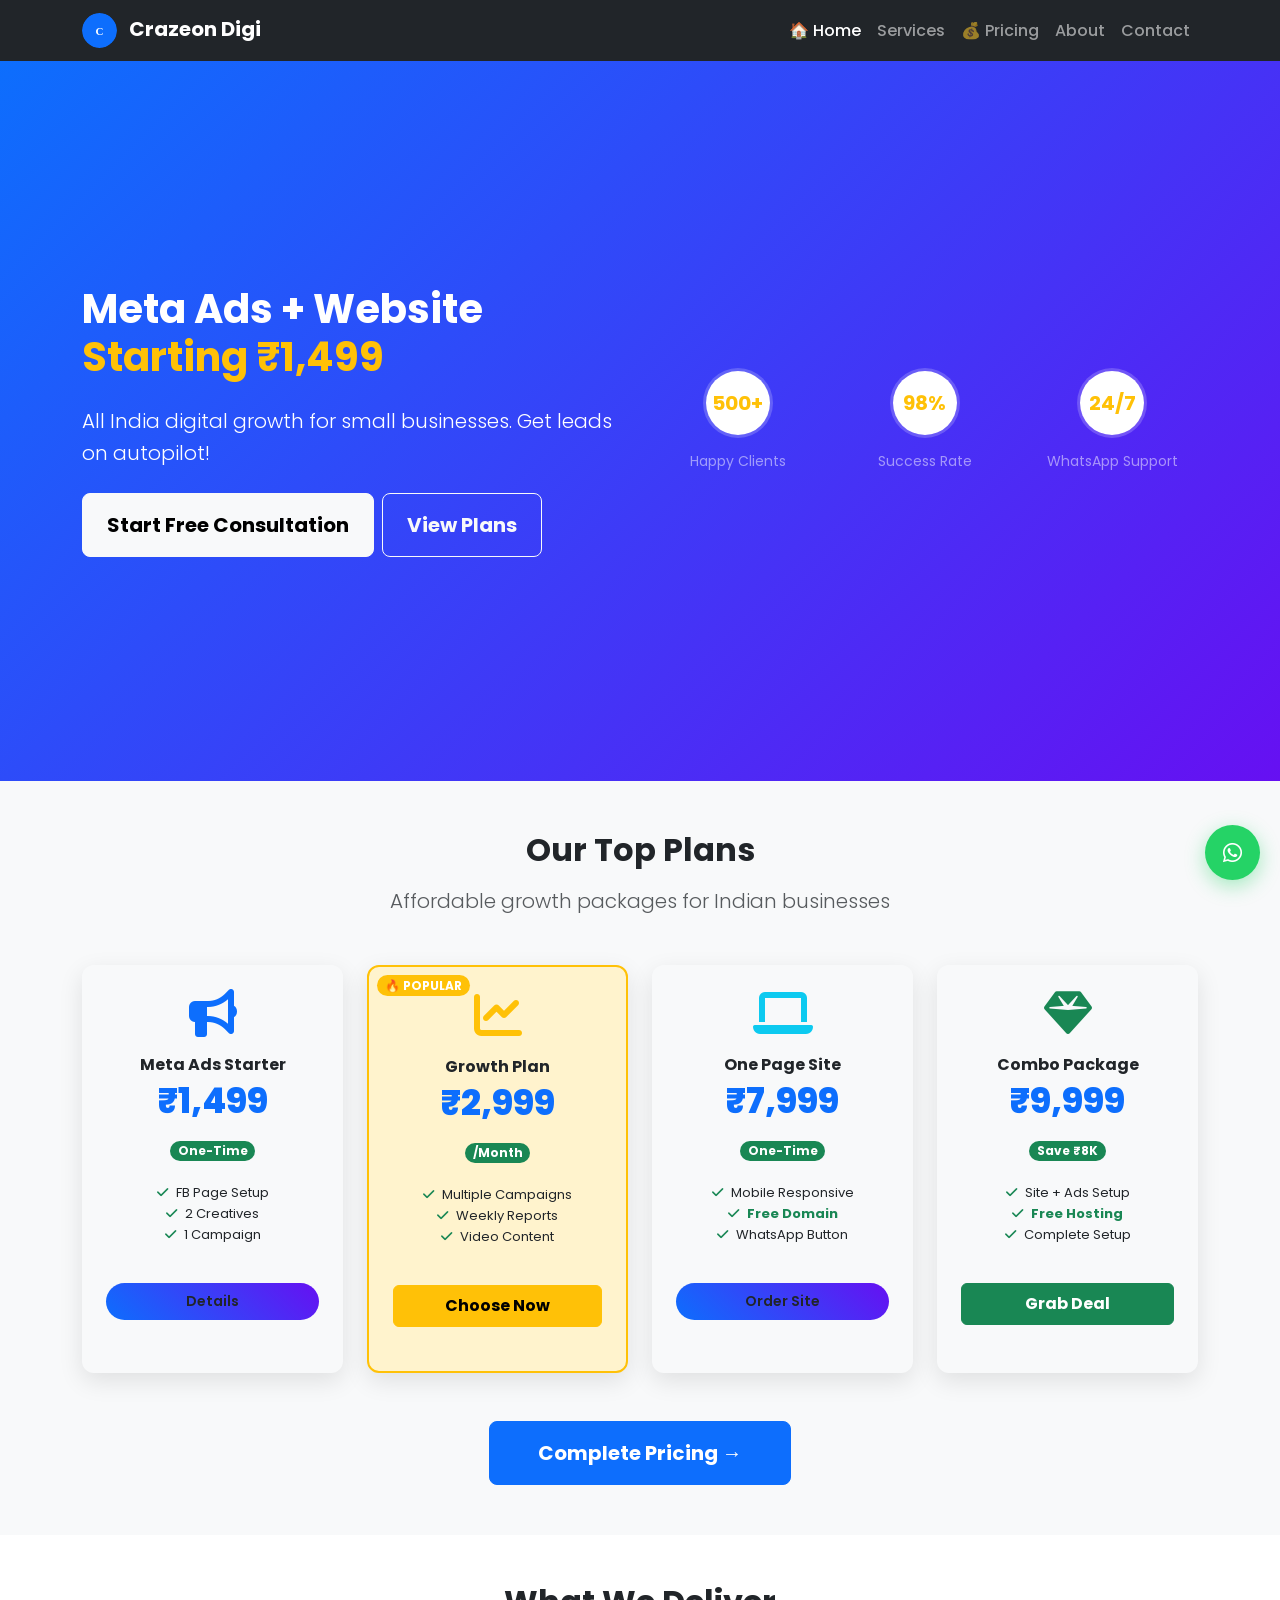
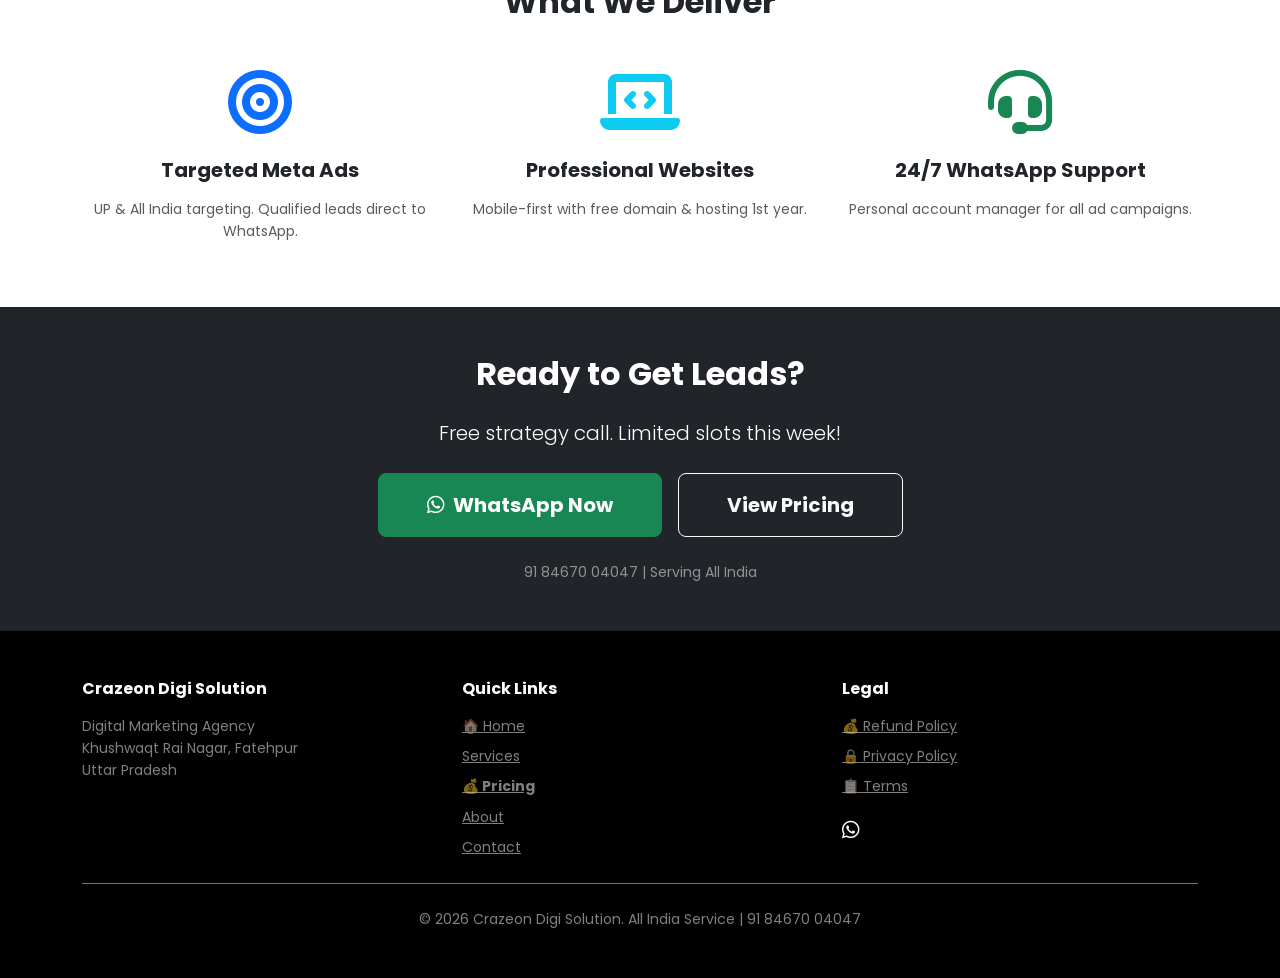
<file: index.html>
<!DOCTYPE html>
<html lang="en">
<head>
<meta charset="UTF-8">
<meta name="viewport" content="width=device-width, initial-scale=1.0">
<title>Crazeon Digi Solution | Meta Ads & Website - All India</title>
<link href="https://fonts.googleapis.com/css2?family=Poppins:wght@300;400;500;600;700;800&display=swap" rel="stylesheet">
<link rel="stylesheet" href="https://cdn.jsdelivr.net/npm/@fortawesome/fontawesome-free@6.4.2/css/all.min.css">
<link href="https://cdn.jsdelivr.net/npm/bootstrap@5.3.2/dist/css/bootstrap.min.css" rel="stylesheet">
<link href="https://cdn.jsdelivr.net/npm/aos@2.3.4/dist/aos.css" rel="stylesheet">
<style>
body{font-family:'Poppins',sans-serif;line-height:1.6}
.hero-section{background:linear-gradient(135deg,#0d6efd 0%,#6610f2 100%);color:white;min-height:80vh;display:flex;align-items:center}
.navbar-brand img{width:35px;height:35px;border-radius:50%;margin-right:8px}
.pricing-teaser{background:#f8f9fa;padding:50px 0}
.price-card-small{border-radius:12px;box-shadow:0 8px 25px rgba(0,0,0,0.1);transition:all 0.3s;overflow:hidden;margin-bottom:20px}
.price-card-small:hover{transform:translateY(-8px)}
.popular-small{background:#fff3cd;border:2px solid #ffc107;position:relative}
.price-big{font-size:2.2rem;font-weight:800;color:#0d6efd;line-height:1.1}
.tick-mini{font-size:13px;padding:6px 0}
.tick-mini i{color:#198754;margin-right:8px}
.btn-home{background:linear-gradient(45deg,#0d6efd,#6610f2);border:none;padding:12px 20px;border-radius:25px;font-weight:600;font-size:14px}
.btn-home:hover{background:linear-gradient(45deg,#0b5ed7,#5a0fd4)}
.whatsapp-float{position:fixed;bottom:20px;right:20px;background:#25D366;width:55px;height:55px;border-radius:50%;color:white;font-size:22px;box-shadow:0 6px 20px rgba(37,211,102,0.4);z-index:1000;transition:all 0.3s;text-decoration:none;display:flex;align-items:center;justify-content:center}
.whatsapp-float:hover{transform:scale(1.08)}
.stats-circle{background:#fff;background-clip:padding-box;border:3px solid rgba(255,255,255,0.2);border-radius:50%;width:70px;height:70px;display:flex;align-items:center;justify-content:center;margin:0 auto 10px}
@media(max-width:768px){
.hero-section{min-height:75vh;padding:20px 0}
.hero-text h1{font-size:2.2rem;line-height:1.2}
.hero-text p{font-size:1rem}
.price-big{font-size:1.9rem}
.pricing-teaser{padding:30px 15px}
.navbar-brand{font-size:1.1rem}
}
@media(max-width:576px){
.hero-text h1{font-size:1.9rem}
.price-big{font-size:1.7rem}
}
</style>
</head>
<body>

<!-- Navbar -->
<nav class="navbar navbar-expand-lg navbar-dark bg-dark sticky-top">
<div class="container">
<a class="navbar-brand fw-bold" href="index.html">
<img src="[data-uri]" alt="Crazeon">
Crazeon Digi
</a>
<button class="navbar-toggler" type="button" data-bs-toggle="collapse" data-bs-target="#navbarNav">
<span class="navbar-toggler-icon"></span>
</button>
<div class="collapse navbar-collapse" id="navbarNav">
<ul class="navbar-nav ms-auto">
<li class="nav-item"><a class="nav-link active fw-medium" href="index.html">🏠 Home</a></li>
<li class="nav-item"><a class="nav-link fw-medium" href="services.html">Services</a></li>
<li class="nav-item"><a class="nav-link fw-medium" href="pricing.html">💰 Pricing</a></li>
<li class="nav-item"><a class="nav-link fw-medium" href="about.html">About</a></li>
<li class="nav-item"><a class="nav-link fw-medium" href="contact.html">Contact</a></li>
</ul>
</div>
</div>
</nav>

<!-- Hero Section - Mobile First -->
<section class="hero-section">
<div class="container">
<div class="row align-items-center">
<div class="col-12 col-lg-6 hero-text text-center text-lg-start" data-aos="fade-up">
<h1 class="fw-bold mb-4">Meta Ads + Website <br><span class="text-warning">Starting ₹1,499</span></h1>
<p class="lead mb-4 opacity-90">All India digital growth for small businesses. Get leads on autopilot!</p>
<div class="d-grid d-lg-flex gap-2 justify-content-center justify-content-lg-start">
<a href="https://wa.me/918467004047?text=Website%20dekhi...%20business%20growth%20plan%20batao" class="btn btn-light btn-lg px-4 py-3 fw-bold mb-2 mb-lg-0">Start Free Consultation</a>
<a href="#pricing" class="btn btn-outline-light btn-lg px-4 py-3 fw-bold">View Plans</a>
</div>
</div>
<div class="col-12 col-lg-6 text-center mt-4 mt-lg-0" data-aos="fade-left">
<div class="row g-3 justify-content-center">
<div class="col-6 col-sm-4">
<div class="stats-circle">
<div class="h5 fw-bold text-warning mb-0">500+</div>
</div>
<small class="text-white-50">Happy Clients</small>
</div>
<div class="col-6 col-sm-4">
<div class="stats-circle">
<div class="h5 fw-bold text-warning mb-0">98%</div>
</div>
<small class="text-white-50">Success Rate</small>
</div>
<div class="col-12 col-sm-4">
<div class="stats-circle">
<div class="h5 fw-bold text-warning mb-0">24/7</div>
</div>
<small class="text-white-50">WhatsApp Support</small>
</div>
</div>
</div>
</div>
</div>
</section>

<!-- Quick Pricing Teaser - Mobile Optimized -->
<section id="pricing" class="pricing-teaser">
<div class="container">
<div class="text-center mb-5">
<h2 class="h2 fw-bold mb-3">Our Top Plans</h2>
<p class="lead text-muted">Affordable growth packages for Indian businesses</p>
</div>
<div class="row g-3 g-lg-4">
<!-- Starter -->
<div class="col-12 col-sm-6 col-lg-3">
<div class="price-card-small h-100 p-4 text-center">
<div class="plan-icon mb-3">
<i class="fas fa-bullhorn fa-3x text-primary"></i>
</div>
<h6 class="fw-bold mb-2">Meta Ads Starter</h6>
<div class="price-big mb-3">₹1,499</div>
<span class="badge bg-success rounded-pill mb-3">One-Time</span>
<ul class="list-unstyled tick-mini small">
<li><i class="fas fa-check"></i>FB Page Setup</li>
<li><i class="fas fa-check"></i>2 Creatives</li>
<li><i class="fas fa-check"></i>1 Campaign</li>
</ul>
<a href="pricing.html#meta" class="btn btn-home w-100 mt-3 py-2">Details</a>
</div>
</div>

<!-- Popular Growth -->
<div class="col-12 col-sm-6 col-lg-3">
<div class="price-card-small h-100 p-4 text-center popular-small">
<span class="badge bg-warning position-absolute top-0 start-0 m-2 fw-bold rounded-pill">🔥 POPULAR</span>
<div class="plan-icon mb-3">
<i class="fas fa-chart-line fa-3x text-warning"></i>
</div>
<h6 class="fw-bold mb-2">Growth Plan</h6>
<div class="price-big mb-3">₹2,999</div>
<span class="badge bg-success rounded-pill mb-3">/Month</span>
<ul class="list-unstyled tick-mini small">
<li><i class="fas fa-check"></i>Multiple Campaigns</li>
<li><i class="fas fa-check"></i>Weekly Reports</li>
<li><i class="fas fa-check"></i>Video Content</li>
</ul>
<a href="pricing.html#meta" class="btn btn-warning w-100 mt-3 py-2 fw-bold">Choose Now</a>
</div>
</div>

<!-- Website -->
<div class="col-12 col-sm-6 col-lg-3">
<div class="price-card-small h-100 p-4 text-center">
<div class="plan-icon mb-3">
<i class="fas fa-laptop fa-3x text-info"></i>
</div>
<h6 class="fw-bold mb-2">One Page Site</h6>
<div class="price-big mb-3">₹7,999</div>
<span class="badge bg-success rounded-pill mb-3">One-Time</span>
<ul class="list-unstyled tick-mini small">
<li><i class="fas fa-check"></i>Mobile Responsive</li>
<li class="text-success fw-bold"><i class="fas fa-check"></i>Free Domain</li>
<li><i class="fas fa-check"></i>WhatsApp Button</li>
</ul>
<a href="pricing.html#website" class="btn btn-home w-100 mt-3 py-2">Order Site</a>
</div>
</div>

<!-- Combo -->
<div class="col-12 col-sm-6 col-lg-3">
<div class="price-card-small h-100 p-4 text-center">
<span class="badge bg-danger position-absolute top-0 start-0 m-2 fw-bold rounded-pill">💰 BEST DEAL</span>
<div class="plan-icon mb-3">
<i class="fas fa-gem fa-3x text-success"></i>
</div>
<h6 class="fw-bold mb-2">Combo Package</h6>
<div class="price-big mb-3">₹9,999</div>
<span class="badge bg-success rounded-pill mb-3">Save ₹8K</span>
<ul class="list-unstyled tick-mini small">
<li><i class="fas fa-check"></i>Site + Ads Setup</li>
<li class="text-success fw-bold"><i class="fas fa-check"></i>Free Hosting</li>
<li><i class="fas fa-check"></i>Complete Setup</li>
</ul>
<a href="pricing.html#combo" class="btn btn-success w-100 mt-3 py-2 fw-bold">Grab Deal</a>
</div>
</div>
</div>
<div class="text-center mt-4 mt-lg-5">
<a href="pricing.html" class="btn btn-primary btn-lg px-5 py-3 fw-bold">Complete Pricing →</a>
</div>
</div>
</section>

<!-- Services - Mobile Optimized -->
<section class="py-5 bg-white">
<div class="container">
<h2 class="text-center h2 fw-bold mb-5">What We Deliver</h2>
<div class="row g-4">
<div class="col-12 col-md-4 text-center">
<i class="fas fa-bullseye fa-4x text-primary mb-4"></i>
<h5 class="fw-bold mb-3">Targeted Meta Ads</h5>
<p class="text-muted small">UP & All India targeting. Qualified leads direct to WhatsApp.</p>
</div>
<div class="col-12 col-md-4 text-center">
<i class="fas fa-laptop-code fa-4x text-info mb-4"></i>
<h5 class="fw-bold mb-3">Professional Websites</h5>
<p class="text-muted small">Mobile-first with free domain & hosting 1st year.</p>
</div>
<div class="col-12 col-md-4 text-center">
<i class="fas fa-headset fa-4x text-success mb-4"></i>
<h5 class="fw-bold mb-3">24/7 WhatsApp Support</h5>
<p class="text-muted small">Personal account manager for all ad campaigns.</p>
</div>
</div>
</div>
</section>

<!-- CTA -->
<section class="bg-dark text-white py-5">
<div class="container text-center">
<h2 class="h2 fw-bold mb-4">Ready to Get Leads?</h2>
<p class="lead mb-4 opacity-90">Free strategy call. Limited slots this week!</p>
<div class="d-grid d-md-flex gap-3 justify-content-center">
<a href="https://wa.me/918467004047?text=Free%20consultation%20chahiye...%20UP%20business" class="btn btn-success btn-lg px-5 py-3 fw-bold">
<i class="fab fa-whatsapp me-2"></i>WhatsApp Now
</a>
<a href="pricing.html" class="btn btn-outline-light btn-lg px-5 py-3 fw-bold mt-2 mt-md-0">View Pricing</a>
</div>
<p class="text-white-50 small mt-4 mb-0">91 84670 04047 | Serving All India</p>
</div>
</section>

<!-- Footer -->
<footer class="bg-black text-white py-5">
<div class="container">
<div class="row g-4">
<div class="col-md-4">
<h6 class="fw-bold mb-3">Crazeon Digi Solution</h6>
<p class="text-white-50 small mb-0">Digital Marketing Agency<br>Khushwaqt Rai Nagar, Fatehpur<br>Uttar Pradesh</p>
</div>
<div class="col-md-4">
<h6 class="fw-bold mb-3">Quick Links</h6>
<div class="d-flex flex-column gap-2 small">
<a href="index.html" class="text-white-50">🏠 Home</a>
<a href="services.html" class="text-white-50">Services</a>
<a href="pricing.html" class="text-white-50 fw-bold">💰 Pricing</a>
<a href="about.html" class="text-white-50">About</a>
<a href="contact.html" class="text-white-50">Contact</a>
</div>
</div>
<div class="col-md-4">
<h6 class="fw-bold mb-3">Legal</h6>
<div class="d-flex flex-column gap-2 small">
<a href="refund.html" class="text-white-50">💰 Refund Policy</a>
<a href="privacy.html" class="text-white-50">🔒 Privacy Policy</a>
<a href="terms.html" class="text-white-50">📋 Terms</a>
</div>
<div class="mt-3">
<a href="https://wa.me/918467004047" class="text-white me-3 fs-5"><i class="fab fa-whatsapp"></i></a>
</div>
</div>
</div>
<div class="text-center border-top border-secondary pt-4 mt-4">
<p class="text-white-50 mb-0 small">© 2026 Crazeon Digi Solution. All India Service | 91 84670 04047</p>
</div>
</div>
</footer>

<!-- WhatsApp Float -->
<a href="https://wa.me/918467004047?text=Home%20dekhi...%20best%20plan%20batao" class="whatsapp-float" target="_blank">
<i class="fab fa-whatsapp"></i>
</a>

<script src="https://cdn.jsdelivr.net/npm/bootstrap@5.3.2/dist/js/bootstrap.bundle.min.js"></script>
<script src="https://cdn.jsdelivr.net/npm/aos@2.3.4/dist/aos.js"></script>
<script>AOS.init({duration:800});</script>
</body>
</html>
</file>
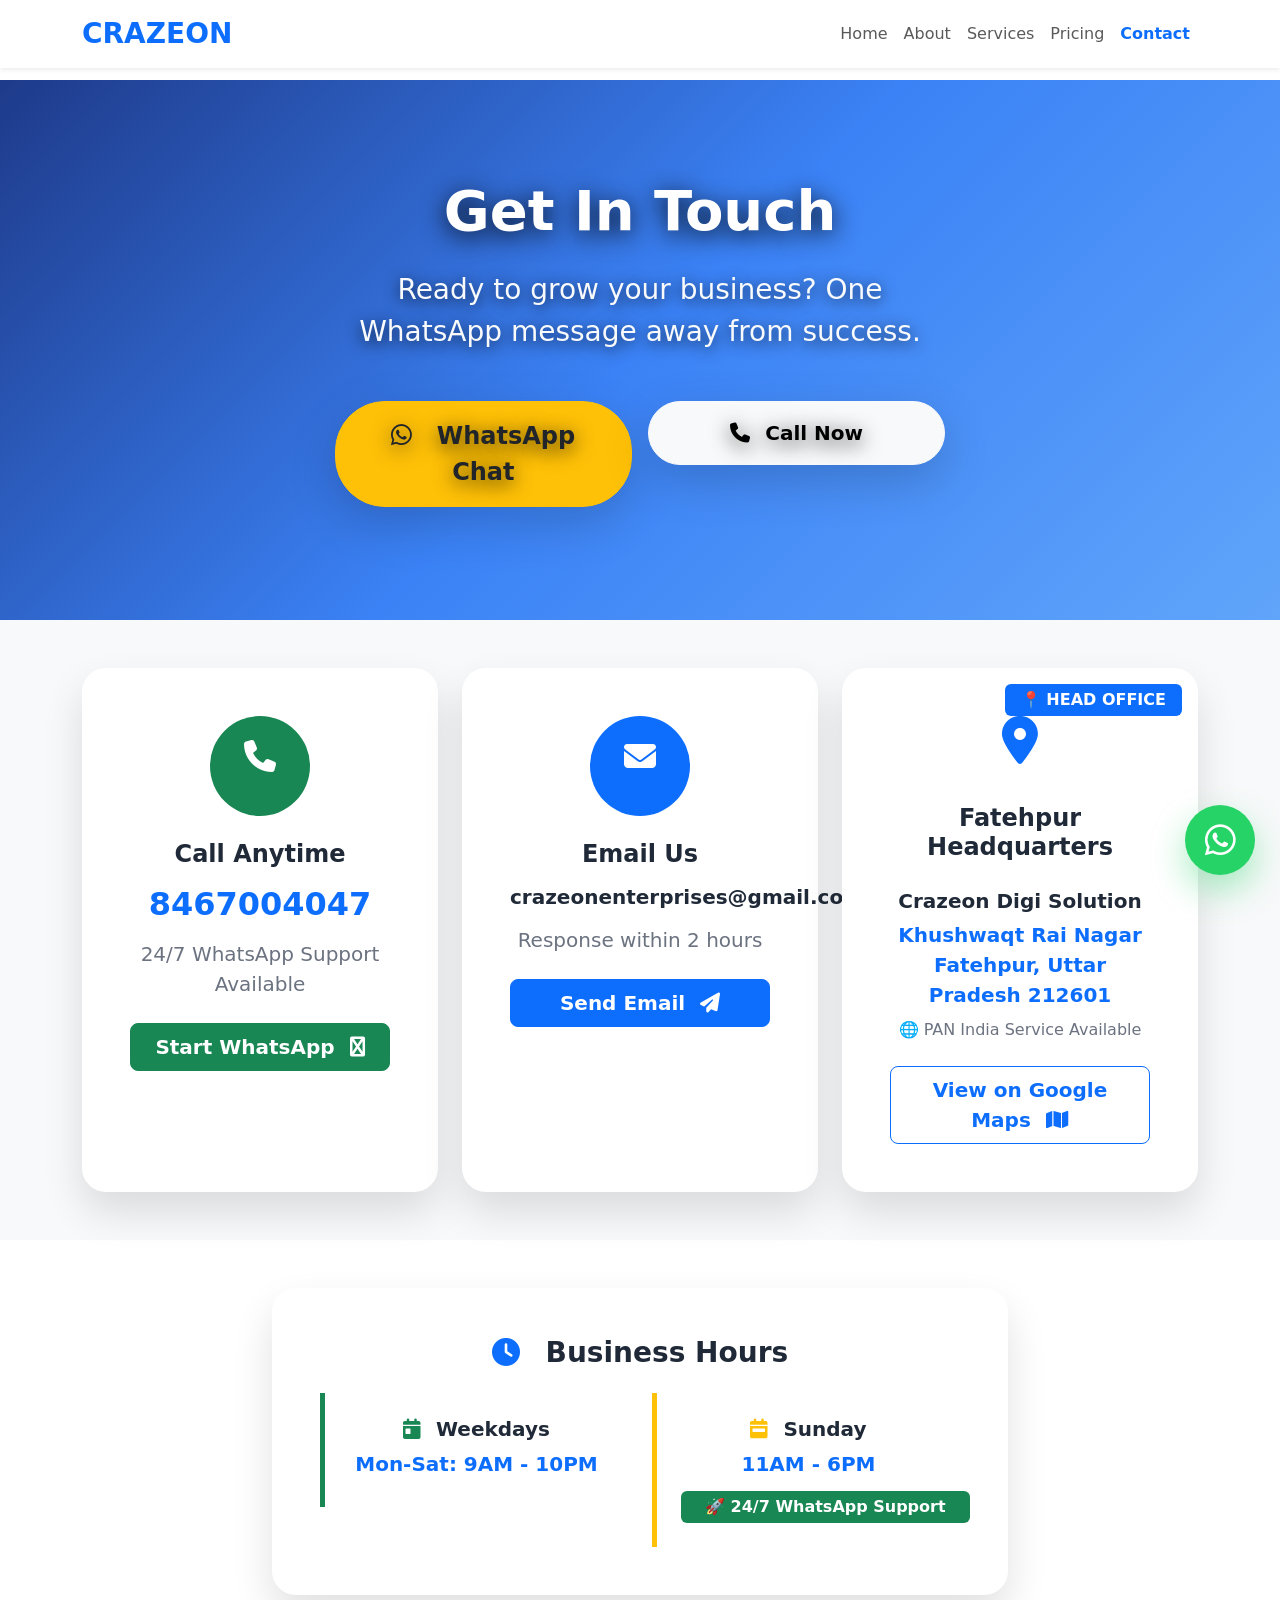
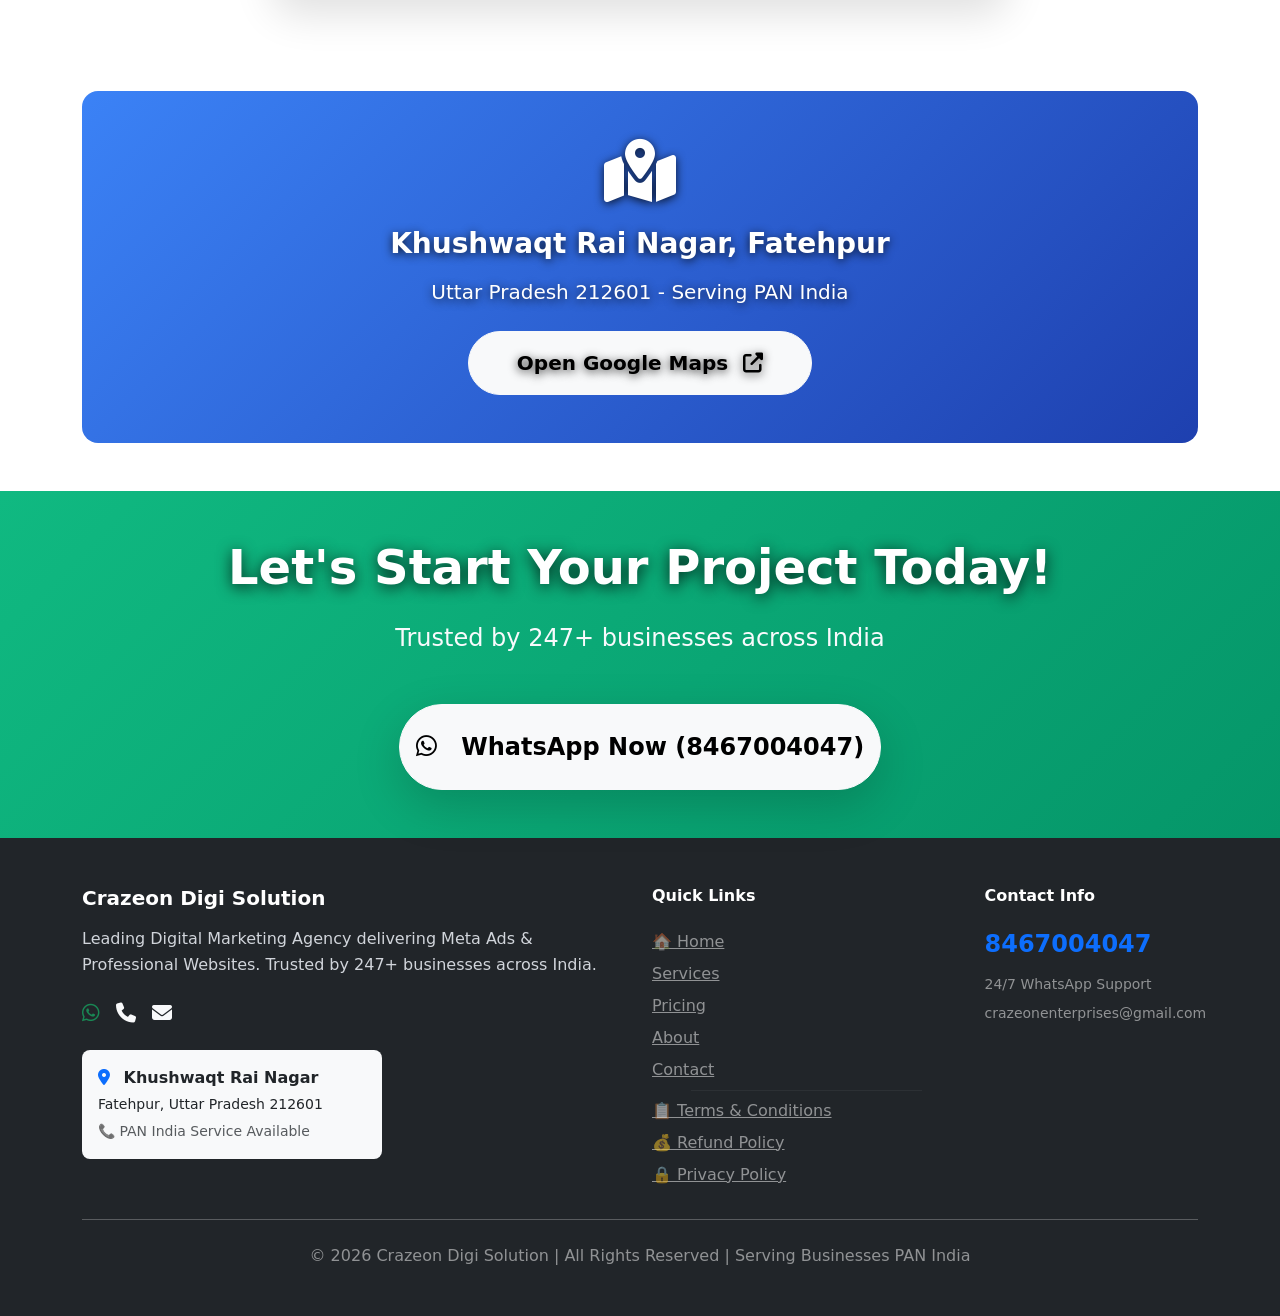
<file: contact.html>
<!DOCTYPE html>
<html lang="en">
<head>
<meta charset="UTF-8">
<meta name="viewport" content="width=device-width, initial-scale=1.0">
<title>Contact | Crazeon Digi Solution - Fatehpur Digital Agency</title>
<meta name="description" content="Contact Crazeon Digi Solution. Khushwaqt Rai Nagar, Fatehpur, UP 212601. Meta Ads + Professional Websites.">
<link href="https://fonts.googleapis.com/css2?family=Poppins:wght@300;400;500;600;700;800&display=swap" rel="stylesheet">
<link rel="stylesheet" href="https://cdn.jsdelivr.net/npm/@fortawesome/fontawesome-free@6.4.2/css/all.min.css">
<link href="https://cdn.jsdelivr.net/npm/bootstrap@5.3.2/dist/css/bootstrap.min.css" rel="stylesheet">
<style>
/* 🔥 PERFECT FLOATING WHATSAPP - ALL PAGES SAME */
.whatsapp-float {
    position: fixed !important; 
    bottom: 25px !important; 
    right: 25px !important; 
    width: 70px !important; 
    height: 70px !important;
    background: #25D366 !important; 
    color: white !important; 
    border-radius: 50% !important; 
    font-size: 2.2rem !important;
    box-shadow: 0 15px 35px rgba(37,211,102,0.4) !important; 
    z-index: 99999 !important;
    display: flex !important; 
    align-items: center !important; 
    justify-content: center !important;
    text-decoration: none !important; 
    transition: all 0.3s ease !important;
    animation: pulse 2s infinite !important;
}
.whatsapp-float:hover {
    transform: scale(1.1) !important;
    box-shadow: 0 20px 40px rgba(37,211,102,0.5) !important;
}

/* HERO TEXT 100% CLEAR */
.contact-hero {
    background: linear-gradient(135deg, #1e3a8a 0%, #3b82f6 50%, #60a5fa 100%) !important;
    min-height: 60vh;
    color: #ffffff !important;
    text-shadow: 0 4px 20px rgba(0,0,0,0.8) !important;
}

.contact-hero h1 {
    color: #ffffff !important;
    text-shadow: 0 5px 25px rgba(0,0,0,0.9) !important;
    font-weight: 800 !important;
    font-size: 3.5rem !important;
}

.contact-hero p {
    color: #f8fafc !important;
    text-shadow: 0 3px 15px rgba(0,0,0,0.8) !important;
}

/* ALL WHITE CARDS */
.location-card, .contact-card {
    background: #ffffff !important;
    box-shadow: 0 20px 40px rgba(0,0,0,0.12) !important;
    border-radius: 24px !important;
}

.text-dark-custom { color: #1f2937 !important; }
.text-muted-custom { color: #6b7280 !important; }

.map-placeholder {
    background: linear-gradient(135deg, #3b82f6, #1e40af);
    color: white !important;
    text-shadow: 0 2px 10px rgba(0,0,0,0.8) !important;
}

/* FOOTER SEPARATOR */
.footer-separator {
    border-color: rgba(255,255,255,0.2) !important;
}

@keyframes pulse {
    0% { transform: scale(1); }
    50% { transform: scale(1.08); }
    100% { transform: scale(1); }
}
</style>
</head>
<body>

<!-- NAVBAR -->
<nav class="navbar navbar-expand-lg navbar-light fixed-top shadow-sm" style="background: rgba(255,255,255,0.98) !important; backdrop-filter: blur(10px);">
  <div class="container">
    <a class="navbar-brand fw-bold text-primary fs-3" href="index.html"><strong>CRAZEON</strong></a>
    <button class="navbar-toggler" type="button" data-bs-toggle="collapse" data-bs-target="#navbarNav">
      <span class="navbar-toggler-icon"></span>
    </button>
    <div class="collapse navbar-collapse" id="navbarNav">
      <ul class="navbar-nav ms-auto">
        <li class="nav-item"><a class="nav-link" href="index.html">Home</a></li>
        <li class="nav-item"><a class="nav-link" href="about.html">About</a></li>
        <li class="nav-item"><a class="nav-link" href="services.html">Services</a></li>
        <li class="nav-item"><a class="nav-link" href="pricing.html">Pricing</a></li>
        <li class="nav-item"><a class="nav-link active fw-bold text-primary" href="contact.html">Contact</a></li>
      </ul>
    </div>
  </div>
</nav>

<!-- HERO BANNER - 100% CLEAR -->
<section class="contact-hero py-5 text-center text-white d-flex align-items-center" style="margin-top: 80px;">
  <div class="container">
    <div class="row justify-content-center">
      <div class="col-lg-8">
        <h1 class="display-3 fw-bold mb-4">Get In Touch</h1>
        <p class="lead fs-3 mb-5" style="max-width: 600px; margin: auto;">
          Ready to grow your business? One WhatsApp message away from success.
        </p>
        <div class="row g-3 justify-content-center">
          <div class="col-md-5">
            <a href="https://wa.me/918467004047?text=Hi%20Crazeon!%20Contact%20page%20se%20message...%20services%20discussion%20karni%20hai" 
               class="btn btn-warning btn-lg px-5 py-3 fw-bold fs-4 w-100 text-dark shadow-lg mb-3" style="border-radius: 50px;">
              <i class="fab fa-whatsapp me-3"></i> WhatsApp Chat
            </a>
          </div>
          <div class="col-md-5">
            <a href="tel:+918467004047" class="btn btn-light btn-lg px-5 py-3 fw-bold fs-5 w-100 shadow-lg" style="border-radius: 50px;">
              <i class="fas fa-phone me-2"></i> Call Now
            </a>
          </div>
        </div>
      </div>
    </div>
  </div>
</section>

<!-- CONTACT INFO CARDS -->
<section class="py-5 bg-light">
  <div class="container">
    <div class="row g-4">
      
      <!-- PHONE CARD -->
      <div class="col-lg-4 col-md-6">
        <div class="contact-card p-5 text-center h-100 rounded-4">
          <div class="bg-success text-white rounded-circle mx-auto mb-4 p-4" style="width: 100px; height: 100px;">
            <i class="fas fa-phone fa-2x"></i>
          </div>
          <h3 class="h4 fw-bold mb-3 text-dark-custom">Call Anytime</h3>
          <div class="h2 fw-bold text-primary mb-3">8467004047</div>
          <p class="lead text-muted-custom mb-4">24/7 WhatsApp Support Available</p>
          <a href="https://wa.me/918467004047" class="btn btn-success btn-lg w-100 px-4 py-2 fw-bold" target="_blank">
            Start WhatsApp <i class="fas fa-whatsapp ms-2"></i>
          </a>
        </div>
      </div>

      <!-- EMAIL CARD -->
      <div class="col-lg-4 col-md-6">
        <div class="contact-card p-5 text-center h-100 rounded-4">
          <div class="bg-primary text-white rounded-circle mx-auto mb-4 p-4" style="width: 100px; height: 100px;">
            <i class="fas fa-envelope fa-2x"></i>
          </div>
          <h3 class="h4 fw-bold mb-3 text-dark-custom">Email Us</h3>
          <div class="h5 fw-bold text-dark-custom mb-3">crazeonenterprises@gmail.com</div>
          <p class="lead text-muted-custom mb-4">Response within 2 hours</p>
          <a href="mailto:crazeonenterprises@gmail.com?subject=Website%20Enquiry" class="btn btn-primary btn-lg w-100 px-4 py-2 fw-bold">
            Send Email <i class="fas fa-paper-plane ms-2"></i>
          </a>
        </div>
      </div>

      <!-- LOCATION CARD - FATEHPUR -->
      <div class="col-lg-4 col-md-12">
        <div class="contact-card p-5 text-center h-100 rounded-4 position-relative">
          <div class="position-absolute top-0 end-0 m-3">
            <span class="badge bg-primary fs-6 px-3 py-2 fw-bold">📍 HEAD OFFICE</span>
          </div>
          <div class="mb-4">
            <i class="fas fa-map-marker-alt fa-3x text-primary mb-3"></i>
          </div>
          <h3 class="h4 fw-bold mb-4 text-dark-custom">Fatehpur Headquarters</h3>
          <div class="mb-4">
            <p class="fs-5 mb-1 fw-bold text-dark-custom">
              Crazeon Digi Solution
            </p>
            <p class="fs-5 mb-2 fw-bold text-primary">
              Khushwaqt Rai Nagar<br>
              Fatehpur, Uttar Pradesh 212601
            </p>
            <p class="text-muted-custom fs-6 mb-0">
              🌐 PAN India Service Available
            </p>
          </div>
          <a href="https://www.google.com/maps/search/?api=1&query=Khushwaqt+Rai+Nagar,+Fatehpur,+Uttar+Pradesh+212601" 
             class="btn btn-outline-primary btn-lg w-100 px-4 py-2 fw-bold" target="_blank">
            View on Google Maps <i class="fas fa-map ms-2"></i>
          </a>
        </div>
      </div>
    </div>
  </div>
</section>

<!-- BUSINESS HOURS -->
<section class="py-5">
  <div class="container">
    <div class="row justify-content-center">
      <div class="col-lg-8">
        <div class="location-card p-5 text-center rounded-4">
          <h2 class="h3 fw-bold mb-4 text-dark-custom">
            <i class="fas fa-clock me-3 text-primary"></i>
            Business Hours
          </h2>
          <div class="row g-4">
            <div class="col-md-6">
              <div class="p-4 border-start border-5 border-success rounded-end">
                <h5 class="fw-bold mb-2 text-dark-custom fs-5">
                  <i class="fas fa-calendar-day me-2 text-success"></i>
                  Weekdays
                </h5>
                <p class="fs-5 fw-bold mb-1 text-primary">Mon-Sat: 9AM - 10PM</p>
              </div>
            </div>
            <div class="col-md-6">
              <div class="p-4 border-start border-5 border-warning rounded-end">
                <h5 class="fw-bold mb-2 text-dark-custom fs-5">
                  <i class="fas fa-calendar-week me-2 text-warning"></i>
                  Sunday
                </h5>
                <p class="fs-5 fw-bold mb-1 text-primary">11AM - 6PM</p>
                <span class="badge bg-success fs-6 px-4 py-2 fw-bold mt-2">
                  🚀 24/7 WhatsApp Support
                </span>
              </div>
            </div>
          </div>
        </div>
      </div>
    </div>
  </div>
</section>

<!-- MAP PLACEHOLDER -->
<section class="py-5 text-center">
  <div class="container">
    <div class="map-placeholder rounded-4 p-5">
      <i class="fas fa-map-marked-alt fa-4x mb-4"></i>
      <h3 class="h3 fw-bold mb-3">Khushwaqt Rai Nagar, Fatehpur</h3>
      <p class="lead mb-4">Uttar Pradesh 212601 - Serving PAN India</p>
      <a href="https://www.google.com/maps/search/?api=1&query=Khushwaqt+Rai+Nagar,+Fatehpur,+Uttar+Pradesh+212601" 
         class="btn btn-light btn-lg px-5 py-3 fw-bold" target="_blank" style="border-radius: 50px;">
        Open Google Maps <i class="fas fa-external-link-alt ms-2"></i>
      </a>
    </div>
  </div>
</section>

<!-- CTA SECTION -->
<section class="py-5 text-white text-center" style="background: linear-gradient(135deg, #10b981, #059669) !important;">
  <div class="container">
    <h2 class="display-5 fw-bold mb-4" style="color: #ffffff !important; text-shadow: 0 3px 15px rgba(0,0,0,0.8);">
      Let's Start Your Project Today!
    </h2>
    <p class="lead fs-4 mb-5" style="color: #f8fafc !important;">Trusted by 247+ businesses across India</p>
    <a href="https://wa.me/918467004047?text=Hi%20Crazeon!%20Contact%20details%20note%20kar%20liye...%20package%20discussion%20karni%20hai" 
       class="btn btn-light btn-lg px-6 py-4 fs-4 fw-bold shadow-lg" style="border-radius: 50px;" target="_blank">
      <i class="fab fa-whatsapp me-3"></i> WhatsApp Now (8467004047)
    </a>
  </div>
</section>

<!-- ✅ PERFECT CONSISTENT FOOTER WITH LEGAL LINKS -->
<footer class="bg-dark text-white py-5">
  <div class="container">
    <div class="row">
      <div class="col-lg-6 mb-4">
        <h5 class="fw-bold mb-3"><strong>Crazeon Digi Solution</strong></h5>
        <p class="mb-4" style="color: #d1d5db !important; line-height: 1.6;">
          Leading Digital Marketing Agency delivering Meta Ads & Professional Websites. 
          Trusted by 247+ businesses across India.
        </p>
        <div class="d-flex gap-3 mb-4">
          <a href="https://wa.me/918467004047" class="text-success"><i class="fab fa-whatsapp fa-lg"></i></a>
          <a href="tel:+918467004047" class="text-light"><i class="fas fa-phone fa-lg"></i></a>
          <a href="mailto:crazeonenterprises@gmail.com" class="text-light"><i class="fas fa-envelope fa-lg"></i></a>
        </div>
        <div class="p-3 bg-light rounded-3" style="max-width: 300px;">
          <p class="mb-1 fw-bold fs-6 text-dark">
            <i class="fas fa-map-marker-alt me-2 text-primary"></i>
            Khushwaqt Rai Nagar
          </p>
          <p class="mb-1 small text-dark fw-medium">
            Fatehpur, Uttar Pradesh 212601
          </p>
          <small class="text-muted">📞 PAN India Service Available</small>
        </div>
      </div>
      <div class="col-lg-6">
        <div class="row">
          <!-- ✅ UPDATED QUICK LINKS WITH LEGAL PAGES -->
          <div class="col-md-7">
            <h6 class="fw-bold mb-4">Quick Links</h6>
            <a href="index.html" class="text-white-50 d-block mb-2">🏠 Home</a>
            <a href="services.html" class="text-white-50 d-block mb-2">Services</a>
            <a href="pricing.html" class="text-white-50 d-block mb-2">Pricing</a>
            <a href="about.html" class="text-white-50 d-block mb-2">About</a>
            <a href="contact.html" class="text-white-50 d-block mb-2">Contact</a>
            <hr class="my-2 w-75 mx-auto footer-separator">
            <a href="terms.html" class="text-white-50 d-block mb-2">📋 Terms & Conditions</a>
            <a href="refund.html" class="text-white-50 d-block mb-2">💰 Refund Policy</a>
            <a href="privacy.html" class="text-white-50 d-block mb-2">🔒 Privacy Policy</a>
          </div>
          <div class="col-md-5">
            <h6 class="fw-bold mb-4">Contact Info</h6>
            <div class="h4 fw-bold text-primary mb-3">8467004047</div>
            <p class="text-white-50 small mb-2">24/7 WhatsApp Support</p>
            <p class="text-white-50 small mb-0">crazeonenterprises@gmail.com</p>
          </div>
        </div>
      </div>
    </div>
    <hr class="my-4">
    <div class="text-center">
      <p class="text-white-50 mb-0">
        © 2026 Crazeon Digi Solution | All Rights Reserved | Serving Businesses PAN India
      </p>
    </div>
  </div>
</footer>

<!-- SCRIPTS -->
<script src="https://cdn.jsdelivr.net/npm/bootstrap@5.3.2/dist/js/bootstrap.bundle.min.js"></script>

<!-- 🔥 PERFECT FLOATING WHATSAPP -->
<a href="https://wa.me/918467004047?text=Hi%20Crazeon!%20Contact%20page%20dekhi..." class="whatsapp-float" target="_blank">
  <i class="fab fa-whatsapp"></i>
</a>

</body>
</html>
</file>
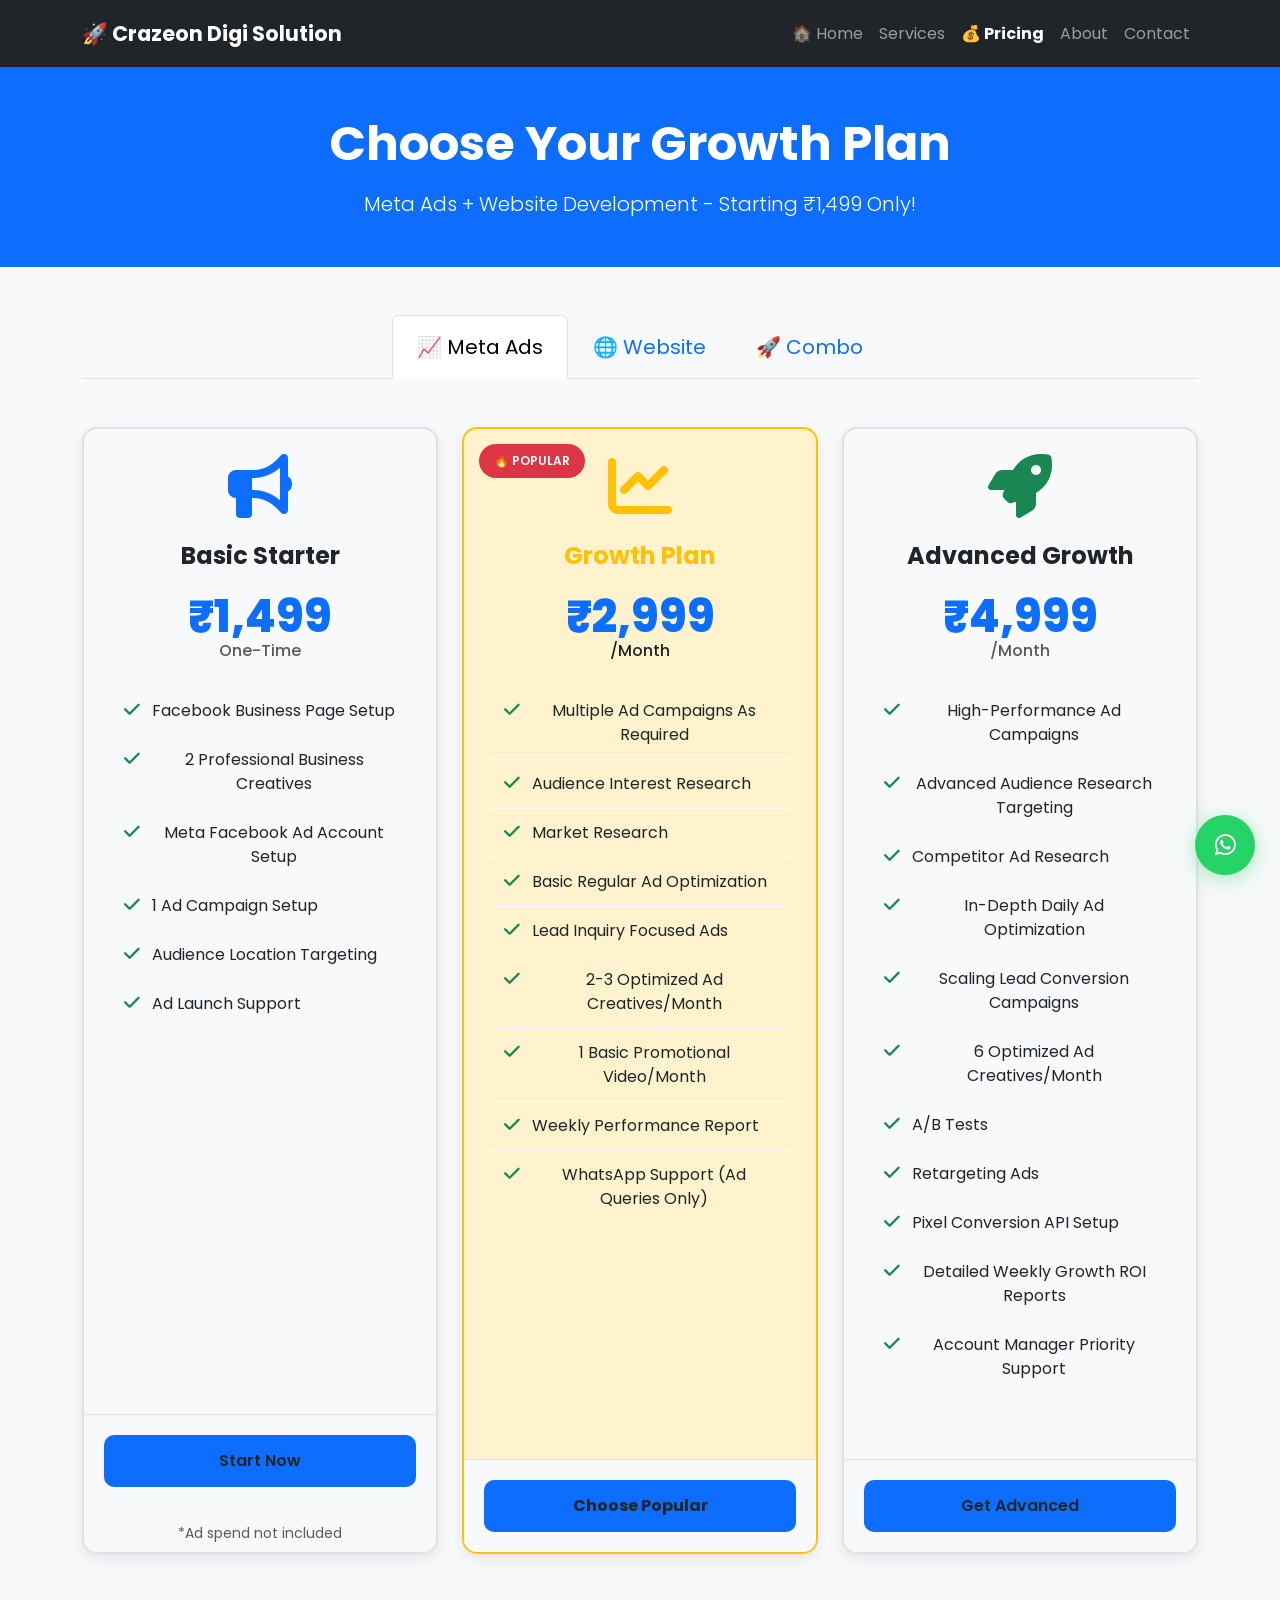
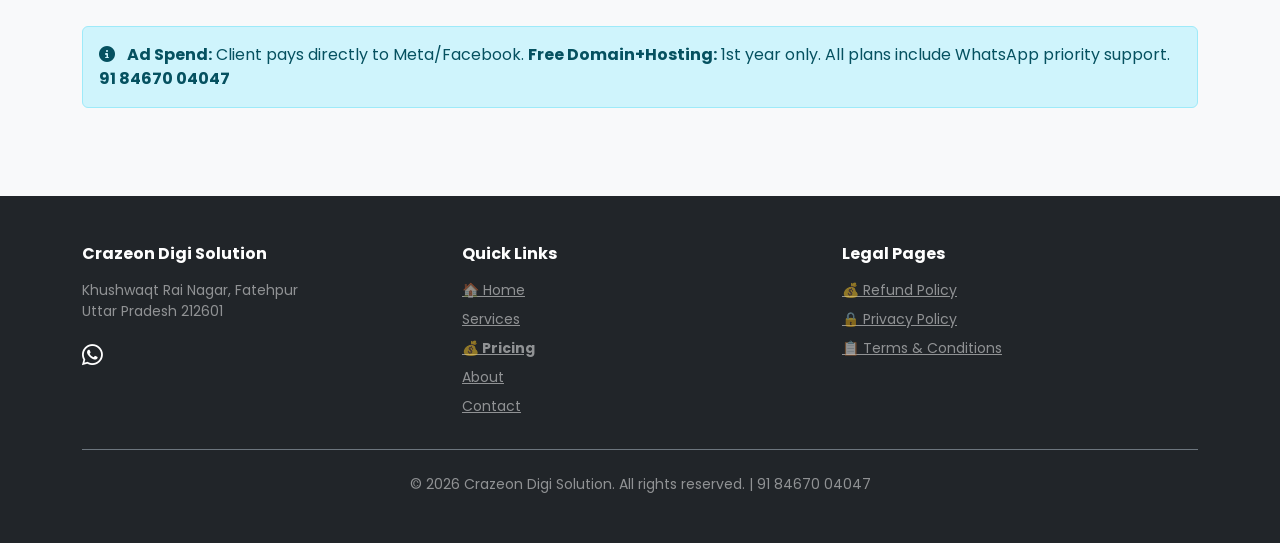
<file: pricing.html>
<!DOCTYPE html>
<html lang="en">
<head>
<meta charset="UTF-8">
<meta name="viewport" content="width=device-width, initial-scale=1.0">
<title>Pricing - Crazeon Digi Solution | Meta Ads Varanasi</title>
<link href="https://fonts.googleapis.com/css2?family=Poppins:wght@300;400;500;600;700&display=swap" rel="stylesheet">
<link rel="stylesheet" href="https://cdn.jsdelivr.net/npm/@fortawesome/fontawesome-free@6.4.2/css/all.min.css">
<link href="https://cdn.jsdelivr.net/npm/bootstrap@5.3.2/dist/css/bootstrap.min.css" rel="stylesheet">
<style>
body{font-family:'Poppins',sans-serif;background:#f8f9fa}
.pricing-card{border:2px solid #dee2e6;border-radius:15px;overflow:hidden;box-shadow:0 5px 15px rgba(0,0,0,0.08);transition:all 0.3s;margin-bottom:25px;position:relative}
.pricing-card:hover{transform:translateY(-5px);box-shadow:0 15px 35px rgba(0,0,0,0.15)}
.popular-badge{position:absolute;top:15px;left:15px;background:#dc3545;color:white;padding:8px 15px;border-radius:20px;font-size:12px;font-weight:600;z-index:10}
.popular{background:#fff3cd;border-color:#ffc107}
.price-highlight{font-size:2.8rem;font-weight:800;color:#0d6efd;line-height:1}
.fs-6{font-size:0.95rem}
.tick-list li{padding:12px 15px;border-bottom:1px solid #f8f9fa;display:flex;align-items:flex-start}
.tick-list li:last-child{border-bottom:none}
.tick-list li i{color:#198754;font-size:18px;margin-right:12px;margin-top:2px;flex-shrink:0}
.btn-section{padding:20px;border-top:1px solid #dee2e6;background:#f8f9fa;margin-top:auto}
.btn-custom{background:#0d6efd;border:none;padding:14px 30px;border-radius:10px;font-weight:600;font-size:16px;transition:all 0.3s;display:block;width:100%;text-align:center}
.btn-custom:hover{background:#0b5ed7;transform:translateY(-2px);box-shadow:0 8px 20px rgba(13,110,253,0.3);text-decoration:none;color:white}
.whatsapp-float{position:fixed;bottom:25px;right:25px;background:#25D366;width:60px;height:60px;border-radius:50%;display:flex;align-items:center;justify-content:center;color:white;font-size:24px;box-shadow:0 4px 20px rgba(37,211,102,0.4);z-index:1000;transition:all 0.3s;text-decoration:none}
.whatsapp-float:hover{transform:scale(1.1)}
.navbar-brand{padding:10px 0;font-weight:700;font-size:1.3rem}
.card-content{padding:25px}
.card-footer{position:relative;min-height:80px;display:flex;align-items:center;justify-content:center}
@media(max-width:768px){.price-highlight{font-size:2.2rem}.pricing-card{margin-bottom:20px}}
</style>
</head>
<body>

<!-- Navbar -->
<nav class="navbar navbar-expand-lg navbar-dark bg-dark sticky-top">
<div class="container">
<a class="navbar-brand" href="index.html">🚀 Crazeon Digi Solution</a>
<button class="navbar-toggler" data-bs-toggle="collapse" data-bs-target="#navbarNav">
<span class="navbar-toggler-icon"></span>
</button>
<div class="collapse navbar-collapse" id="navbarNav">
<ul class="navbar-nav ms-auto">
<li class="nav-item"><a class="nav-link" href="index.html">🏠 Home</a></li>
<li class="nav-item"><a class="nav-link" href="services.html">Services</a></li>
<li class="nav-item"><a class="nav-link active fw-bold" href="pricing.html">💰 Pricing</a></li>
<li class="nav-item"><a class="nav-link" href="about.html">About</a></li>
<li class="nav-item"><a class="nav-link" href="contact.html">Contact</a></li>
</ul>
</div>
</div>
</nav>

<!-- Hero -->
<section class="bg-primary text-white py-5 mb-5">
<div class="container text-center">
<h1 class="display-5 fw-bold mb-3">Choose Your Growth Plan</h1>
<p class="lead mb-0">Meta Ads + Website Development - Starting ₹1,499 Only!</p>
</div>
</section>

<!-- Pricing Tabs -->
<div class="container mb-5">
<ul class="nav nav-tabs justify-content-center mb-5" id="pricingTabs">
<li class="nav-item"><button class="nav-link active px-4 py-3 fs-5" id="meta-tab" data-bs-toggle="tab" data-bs-target="#meta">📈 Meta Ads</button></li>
<li class="nav-item"><button class="nav-link px-4 py-3 fs-5" id="website-tab" data-bs-toggle="tab" data-bs-target="#website">🌐 Website</button></li>
<li class="nav-item"><button class="nav-link px-4 py-3 fs-5" id="combo-tab" data-bs-toggle="tab" data-bs-target="#combo">🚀 Combo</button></li>
</ul>

<div class="tab-content">
<!-- META ADS TAB -->
<div class="tab-pane fade show active" id="meta">
<div class="row g-4">
<div class="col-lg-4 col-md-6">
<div class="pricing-card text-center h-100 d-flex flex-column">
<div class="card-content">
<div class="plan-icon mb-4">
<i class="fas fa-bullhorn fa-4x text-primary"></i>
</div>
<h3 class="h4 fw-bold mb-4">Basic Starter</h3>
<div class="mb-4">
<div class="price-highlight">₹1,499</div>
<div class="fs-6 text-muted fw-medium">One-Time</div>
</div>
<ul class="list-unstyled tick-list">
<li><i class="fas fa-check"></i>Facebook Business Page Setup</li>
<li><i class="fas fa-check"></i>2 Professional Business Creatives</li>
<li><i class="fas fa-check"></i>Meta Facebook Ad Account Setup</li>
<li><i class="fas fa-check"></i>1 Ad Campaign Setup</li>
<li><i class="fas fa-check"></i>Audience Location Targeting</li>
<li><i class="fas fa-check"></i>Ad Launch Support</li>
</ul>
</div>
<div class="btn-section">
<a href="https://wa.me/918467004047?text=Basic%20Starter%20₹1499%20plan%20details" class="btn btn-custom">Start Now</a>
</div>
<div class="mt-2 p-2 small text-muted text-center">*Ad spend not included</div>
</div>
</div>

<div class="col-lg-4 col-md-6">
<div class="pricing-card text-center h-100 d-flex flex-column popular">
<span class="popular-badge">🔥 POPULAR</span>
<div class="card-content">
<div class="plan-icon mb-4">
<i class="fas fa-chart-line fa-4x text-warning"></i>
</div>
<h3 class="h4 fw-bold mb-4 text-warning">Growth Plan</h3>
<div class="mb-4">
<div class="price-highlight">₹2,999</div>
<div class="fs-6 fw-medium">/Month</div>
</div>
<ul class="list-unstyled tick-list">
<li><i class="fas fa-check"></i>Multiple Ad Campaigns As Required</li>
<li><i class="fas fa-check"></i>Audience Interest Research</li>
<li><i class="fas fa-check"></i>Market Research</li>
<li><i class="fas fa-check"></i>Basic Regular Ad Optimization</li>
<li><i class="fas fa-check"></i>Lead Inquiry Focused Ads</li>
<li><i class="fas fa-check"></i>2-3 Optimized Ad Creatives/Month</li>
<li><i class="fas fa-check"></i>1 Basic Promotional Video/Month</li>
<li><i class="fas fa-check"></i>Weekly Performance Report</li>
<li><i class="fas fa-check"></i>WhatsApp Support (Ad Queries Only)</li>
</ul>
</div>
<div class="btn-section">
<a href="https://wa.me/918467004047?text=Growth%20Plan%20₹2999/month%20interested" class="btn btn-custom btn-warning text-dark fw-bold">Choose Popular</a>
</div>
</div>
</div>

<div class="col-lg-4 col-md-6">
<div class="pricing-card text-center h-100 d-flex flex-column">
<div class="card-content">
<div class="plan-icon mb-4">
<i class="fas fa-rocket fa-4x text-success"></i>
</div>
<h3 class="h4 fw-bold mb-4">Advanced Growth</h3>
<div class="mb-4">
<div class="price-highlight">₹4,999</div>
<div class="fs-6 text-muted fw-medium">/Month</div>
</div>
<ul class="list-unstyled tick-list">
<li><i class="fas fa-check"></i>High-Performance Ad Campaigns</li>
<li><i class="fas fa-check"></i>Advanced Audience Research Targeting</li>
<li><i class="fas fa-check"></i>Competitor Ad Research</li>
<li><i class="fas fa-check"></i>In-Depth Daily Ad Optimization</li>
<li><i class="fas fa-check"></i>Scaling Lead Conversion Campaigns</li>
<li><i class="fas fa-check"></i>6 Optimized Ad Creatives/Month</li>
<li><i class="fas fa-check"></i>A/B Tests</li>
<li><i class="fas fa-check"></i>Retargeting Ads</li>
<li><i class="fas fa-check"></i>Pixel Conversion API Setup</li>
<li><i class="fas fa-check"></i>Detailed Weekly Growth ROI Reports</li>
<li><i class="fas fa-check"></i>Account Manager Priority Support</li>
</ul>
</div>
<div class="btn-section">
<a href="https://wa.me/918467004047?text=Advanced%20Growth%20₹4999/month" class="btn btn-custom">Get Advanced</a>
</div>
</div>
</div>
</div>
</div>

<!-- WEBSITE TAB -->
<div class="tab-pane fade" id="website">
<div class="row g-4">
<div class="col-lg-6 col-md-6">
<div class="pricing-card text-center h-100 d-flex flex-column">
<div class="card-content">
<div class="plan-icon mb-4">
<i class="fas fa-laptop fa-4x text-info"></i>
</div>
<h3 class="h4 fw-bold mb-4">One Page Website</h3>
<div class="mb-4">
<div class="price-highlight">₹7,999</div>
<div class="fs-6 text-muted fw-medium">One-Time</div>
</div>
<ul class="list-unstyled tick-list">
<li><i class="fas fa-check"></i>Modern Clean UI Design</li>
<li><i class="fas fa-check"></i>Mobile Friendly Responsive Design</li>
<li><i class="fas fa-check"></i>Contact Form with Google Sheet Integration</li>
<li><i class="fas fa-check"></i>Fast Loading Speed</li>
<li><i class="fas fa-check"></i>WhatsApp Click-to-Chat Button</li>
<li><i class="fas fa-check"></i>Basic SEO Optimization</li>
<li class="fw-bold text-success"><i class="fas fa-check"></i>1 Free Domain (.com.in) - 1 Year</i></li>
<li class="fw-bold text-success"><i class="fas fa-check"></i>1 Year Free Hosting</li>
</ul>
</div>
<div class="btn-section">
<a href="https://wa.me/918467004047?text=One%20Page%20Website%20₹7999%20with%20free%20domain" class="btn btn-custom">Order Now</a>
</div>
</div>
</div>

<div class="col-lg-6 col-md-6">
<div class="pricing-card text-center h-100 d-flex flex-column">
<div class="card-content">
<div class="plan-icon mb-4">
<i class="fas fa-globe fa-4x text-purple"></i>
</div>
<h3 class="h4 fw-bold mb-4">Full Business Website</h3>
<div class="mb-4">
<div class="price-highlight">₹19,999</div>
<div class="fs-6 text-muted fw-medium">One-Time</div>
</div>
<ul class="list-unstyled tick-list">
<li><i class="fas fa-check"></i>5-10 Page Professional Website</li>
<li><i class="fas fa-check"></i>Custom Professional Website Design</li>
<li><i class="fas fa-check"></i>Modern Clean UI Design</li>
<li><i class="fas fa-check"></i>Mobile Friendly Responsive Design</li>
<li><i class="fas fa-check"></i>Fast Loading Speed</li>
<li><i class="fas fa-check"></i>Inquiries Contact Forms</li>
<li><i class="fas fa-check"></i>Basic SEO Optimization</li>
<li class="fw-bold text-success"><i class="fas fa-check"></i>Free Domain (.com.in) - 1 Year</i></li>
<li class="fw-bold text-success"><i class="fas fa-check"></i>Free Hosting - 1 Year</i></li>
<li class="fw-bold text-success"><i class="fas fa-check"></i>Free SSL Certificate (HTTPS)</i></li>
<li><i class="fas fa-check"></i>Call Button + WhatsApp Chat</li>
<li><i class="fas fa-check"></i>Email Alert on New Enquiry</li>
</ul>
</div>
<div class="btn-section">
<a href="https://wa.me/918467004047?text=Full%20Business%20Website%20₹19999" class="btn btn-custom">Get Full Package</a>
</div>
</div>
</div>
</div>
</div>

<!-- COMBO TAB -->
<div class="tab-pane fade" id="combo">
<div class="row g-4">
<div class="col-12">
<div class="pricing-card text-center h-100 d-flex flex-column position-relative">
<span class="popular-badge">💰 BEST VALUE DEAL</span>
<div class="card-content">
<div class="plan-icon mb-5">
<i class="fas fa-gem fa-5x text-success"></i>
</div>
<h2 class="h3 fw-bold mb-4 text-success">Combo Business Growth Plan</h2>
<div class="mb-5">
<div class="price-highlight">₹9,999</div>
<div class="fs-5 fw-bold text-success mb-2">One-Time (Save ₹8,000+)</div>
</div>
<div class="row text-center text-md-start mb-5">
<div class="col-md-6 mb-4">
<h5 class="fw-bold text-primary mb-4">🌐 One Page Website Plan</h5>
<ul class="list-unstyled tick-list">
<li><i class="fas fa-check"></i>Modern Clean UI Design</li>
<li><i class="fas fa-check"></i>Mobile Responsive</li>
<li><i class="fas fa-check"></i>Contact Form (Google Sheet)</li>
<li><i class="fas fa-check"></i>WhatsApp Click-to-Chat</li>
<li><i class="fas fa-check"></i>Basic SEO Setup</li>
<li class="fw-bold text-success"><i class="fas fa-check"></i>Free Domain (.com.in) 1 Year</i></li>
<li class="fw-bold text-success"><i class="fas fa-check"></i>Free Hosting 1 Year</i></li>
<li class="fw-bold text-success"><i class="fas fa-check"></i>Free SSL Certificate</i></li>
</ul>
</div>
<div class="col-md-6 mb-4">
<h5 class="fw-bold text-primary mb-4">📈 Popular Growth Ads</h5>
<ul class="list-unstyled tick-list">
<li><i class="fas fa-check"></i>Meta/Facebook Ad Account Setup</li>
<li><i class="fas fa-check"></i>Multiple Ad Campaigns</li>
<li><i class="fas fa-check"></i>Detailed Audience Research</li>
<li><i class="fas fa-check"></i>Daily Ad Optimization</li>
<li><i class="fas fa-check"></i>Weekly Performance Report</li>
<li><i class="fas fa-check"></i>1 Promotional Video</li>
<li><i class="fas fa-check"></i>Basic Lead Inquiry Strategy</li>
</ul>
</div>
</div>
</div>
<div class="btn-section">
<a href="https://wa.me/918467004047?text=Combo%20Business%20Growth%20₹9999%20SUPER%20DEAL!" class="btn btn-success btn-lg">Grab Combo Deal Now! 🔥</a>
</div>
<div class="p-3 alert alert-success m-0 border-0">
<i class="fas fa-info-circle me-2"></i>Ad Budget paid directly to Meta/Facebook. Domain+Hosting free for 1st year only.
</div>
</div>
</div>
</div>
</div>
</div>
</div>

<!-- Disclaimer -->
<section class="bg-light py-4">
<div class="container">
<div class="alert alert-info">
<i class="fas fa-info-circle me-2"></i>
<strong>Ad Spend:</strong> Client pays directly to Meta/Facebook. <strong>Free Domain+Hosting:</strong> 1st year only. All plans include WhatsApp priority support. <strong>91 84670 04047</strong>
</div>
</div>
</section>

<!-- Footer -->
<footer class="bg-dark text-white py-5 mt-5">
<div class="container">
<div class="row">
<div class="col-md-4 mb-4">
<h6 class="fw-bold mb-3">Crazeon Digi Solution</h6>
<p class="text-white-50 small">Khushwaqt Rai Nagar, Fatehpur<br>Uttar Pradesh 212601</p>
<div class="mt-3">
<a href="https://wa.me/918467004047" class="text-white me-3 fs-4"><i class="fab fa-whatsapp"></i></a>
</div>
</div>
<div class="col-md-4 mb-4">
<h6 class="fw-bold mb-3">Quick Links</h6>
<a href="index.html" class="text-white-50 d-block mb-2 small">🏠 Home</a>
<a href="services.html" class="text-white-50 d-block mb-2 small">Services</a>
<a href="pricing.html" class="text-white-50 d-block mb-2 small fw-bold">💰 Pricing</a>
<a href="about.html" class="text-white-50 d-block mb-2 small">About</a>
<a href="contact.html" class="text-white-50 d-block mb-2 small">Contact</a>
</div>
<div class="col-md-4 mb-4">
<h6 class="fw-bold mb-3">Legal Pages</h6>
<a href="refund.html" class="text-white-50 d-block mb-2 small">💰 Refund Policy</a>
<a href="privacy.html" class="text-white-50 d-block mb-2 small">🔒 Privacy Policy</a>
<a href="terms.html" class="text-white-50 d-block mb-2 small">📋 Terms & Conditions</a>
</div>
</div>
<div class="text-center pt-4 border-top border-secondary">
<p class="text-white-50 mb-0 small">© 2026 Crazeon Digi Solution. All rights reserved. | 91 84670 04047</p>
</div>
</div>
</footer>

<!-- WhatsApp Float -->
<a href="https://wa.me/918467004047?text=Pricing%20page%20dekhi...%20best%20plan%20suggest%20kro" class="whatsapp-float" target="_blank" rel="nofollow">
<i class="fab fa-whatsapp"></i>
</a>

<script src="https://cdn.jsdelivr.net/npm/bootstrap@5.3.2/dist/js/bootstrap.bundle.min.js"></script>
</body>
</html>
</file>
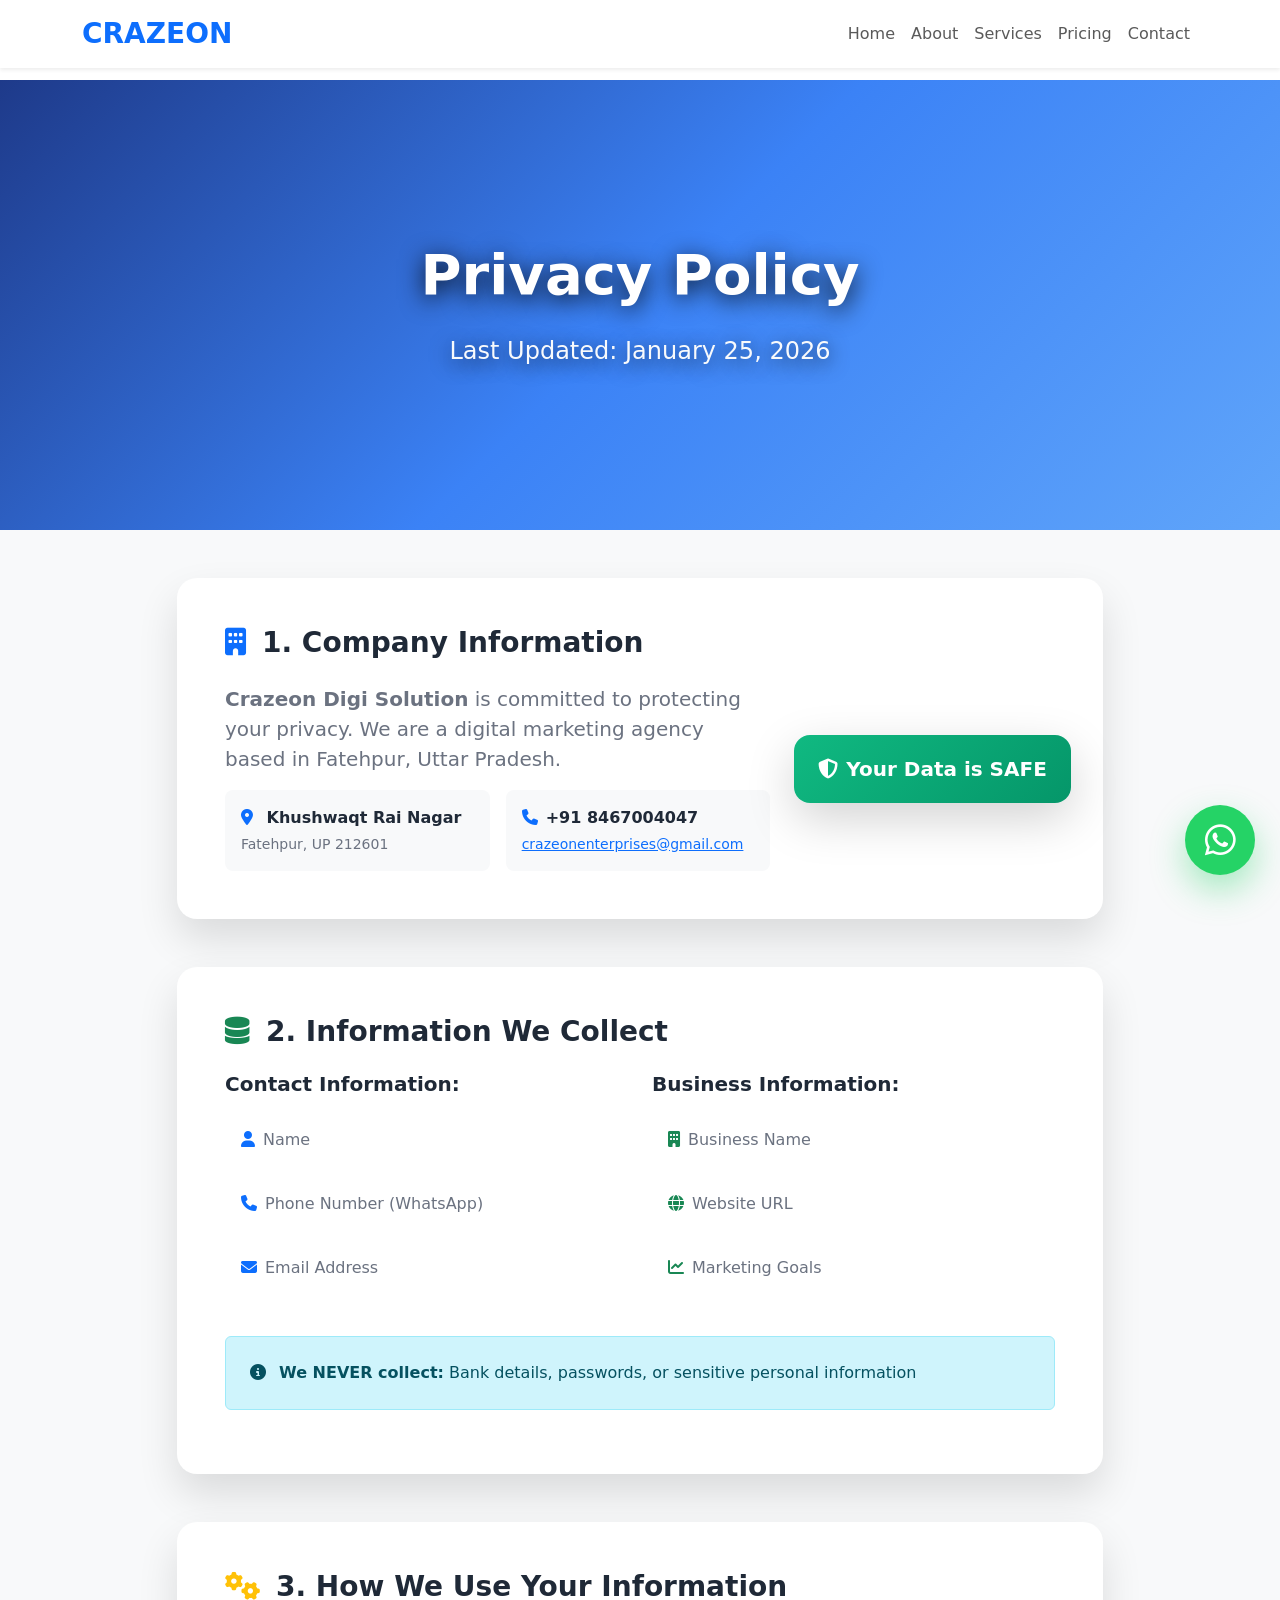
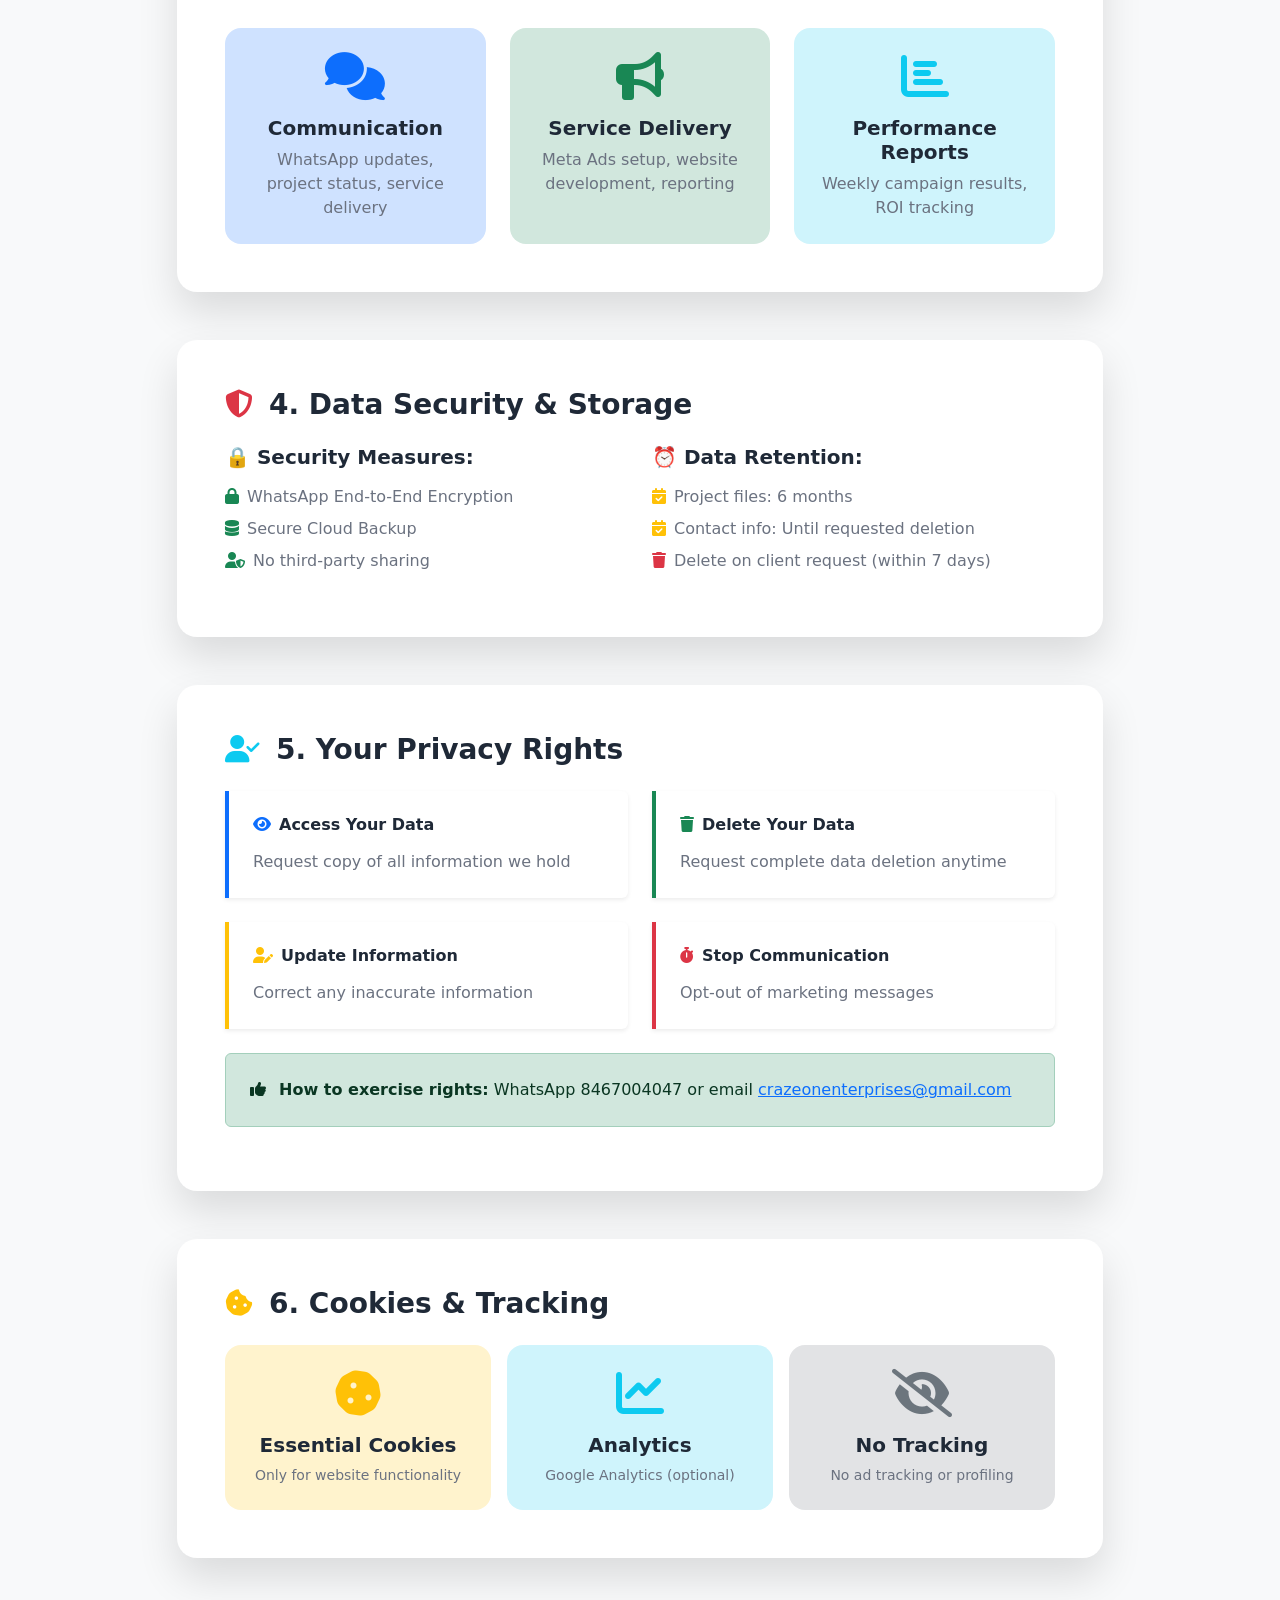
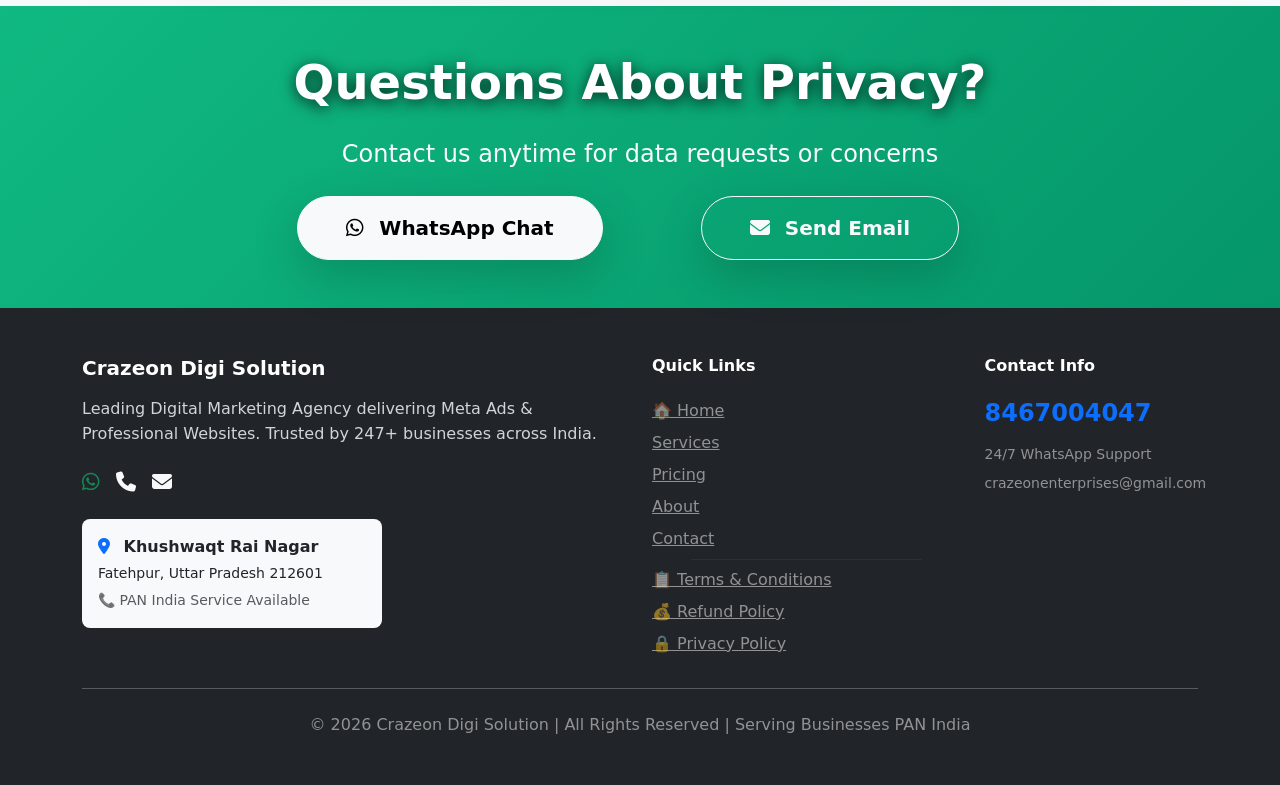
<file: privacy.html>
<!DOCTYPE html>
<html lang="en">
<head>
<meta charset="UTF-8">
<meta name="viewport" content="width=device-width, initial-scale=1.0">
<title>Privacy Policy | Crazeon Digi Solution</title>
<meta name="description" content="Privacy Policy - Crazeon Digi Solution. Fatehpur Digital Agency. Your data protection is our priority.">
<link href="https://fonts.googleapis.com/css2?family=Poppins:wght@300;400;500;600;700;800&display=swap" rel="stylesheet">
<link rel="stylesheet" href="https://cdn.jsdelivr.net/npm/@fortawesome/fontawesome-free@6.4.2/css/all.min.css">
<link href="https://cdn.jsdelivr.net/npm/bootstrap@5.3.2/dist/css/bootstrap.min.css" rel="stylesheet">
<style>
/* 🔥 PERFECT FLOATING WHATSAPP - ALL PAGES SAME */
.whatsapp-float {
    position: fixed !important; 
    bottom: 25px !important; 
    right: 25px !important; 
    width: 70px !important; 
    height: 70px !important;
    background: #25D366 !important; 
    color: white !important; 
    border-radius: 50% !important; 
    font-size: 2.2rem !important;
    box-shadow: 0 15px 35px rgba(37,211,102,0.4) !important; 
    z-index: 99999 !important;
    display: flex !important; 
    align-items: center !important; 
    justify-content: center !important;
    text-decoration: none !important; 
    transition: all 0.3s ease !important;
    animation: pulse 2s infinite !important;
}
.whatsapp-float:hover {
    transform: scale(1.1) !important;
    box-shadow: 0 20px 40px rgba(37,211,102,0.5) !important;
}

/* 🔥 100% CLEAR TEXT EVERYWHERE */
.privacy-hero {
    background: linear-gradient(135deg, #1e3a8a 0%, #3b82f6 50%, #60a5fa 100%) !important;
    min-height: 50vh;
    color: #ffffff !important;
    text-shadow: 0 4px 20px rgba(0,0,0,0.8) !important;
}

.privacy-hero h1 {
    color: #ffffff !important;
    text-shadow: 0 5px 25px rgba(0,0,0,0.9) !important;
    font-weight: 800 !important;
}

/* WHITE SECTIONS */
.privacy-card {
    background: #ffffff !important;
    box-shadow: 0 20px 40px rgba(0,0,0,0.12) !important;
    border-radius: 20px !important;
}

.text-dark-custom { color: #1f2937 !important; }
.text-muted-custom { color: #6b7280 !important; }

/* FOOTER SEPARATOR */
.footer-separator {
    border-color: rgba(255,255,255,0.2) !important;
}

.privacy-badge {
    background: linear-gradient(135deg, #10b981, #059669);
    color: white;
}

@keyframes pulse {
    0% { transform: scale(1); }
    50% { transform: scale(1.08); }
    100% { transform: scale(1); }
}
</style>
</head>
<body>

<!-- NAVBAR -->
<nav class="navbar navbar-expand-lg navbar-light fixed-top shadow-sm" style="background: rgba(255,255,255,0.98) !important; backdrop-filter: blur(10px);">
  <div class="container">
    <a class="navbar-brand fw-bold text-primary fs-3" href="index.html"><strong>CRAZEON</strong></a>
    <button class="navbar-toggler" type="button" data-bs-toggle="collapse" data-bs-target="#navbarNav">
      <span class="navbar-toggler-icon"></span>
    </button>
    <div class="collapse navbar-collapse" id="navbarNav">
      <ul class="navbar-nav ms-auto">
        <li class="nav-item"><a class="nav-link" href="index.html">Home</a></li>
        <li class="nav-item"><a class="nav-link" href="about.html">About</a></li>
        <li class="nav-item"><a class="nav-link" href="services.html">Services</a></li>
        <li class="nav-item"><a class="nav-link" href="pricing.html">Pricing</a></li>
        <li class="nav-item"><a class="nav-link" href="contact.html">Contact</a></li>
      </ul>
    </div>
  </div>
</nav>

<!-- HERO BANNER -->
<section class="privacy-hero py-5 text-center text-white d-flex align-items-center" style="margin-top: 80px;">
  <div class="container">
    <div class="row justify-content-center">
      <div class="col-lg-8">
        <h1 class="display-4 fw-bold mb-4">Privacy Policy</h1>
        <p class="lead fs-4 mb-0" style="color: #f8fafc !important;">
          Last Updated: January 25, 2026
        </p>
      </div>
    </div>
  </div>
</section>

<!-- PRIVACY CONTENT -->
<section class="py-5 bg-light">
  <div class="container">
    <div class="row justify-content-center">
      <div class="col-lg-10">
        
        <!-- COMPANY INFO -->
        <div class="privacy-card p-5 rounded-4 mb-5">
          <h2 class="h3 fw-bold mb-4 text-dark-custom">
            <i class="fas fa-building me-3 text-primary"></i>1. Company Information
          </h2>
          <div class="row g-4 align-items-center">
            <div class="col-md-8">
              <p class="fs-5 text-muted-custom mb-3">
                <strong>Crazeon Digi Solution</strong> is committed to protecting your privacy. 
                We are a digital marketing agency based in Fatehpur, Uttar Pradesh.
              </p>
              <div class="row g-3">
                <div class="col-md-6">
                  <div class="p-3 bg-light rounded-3">
                    <p class="mb-1 fw-bold text-dark-custom fs-6">
                      <i class="fas fa-map-marker-alt me-2 text-primary"></i>
                      Khushwaqt Rai Nagar
                    </p>
                    <p class="small text-muted-custom mb-0">
                      Fatehpur, UP 212601
                    </p>
                  </div>
                </div>
                <div class="col-md-6">
                  <div class="p-3 bg-light rounded-3">
                    <p class="mb-1 fw-bold text-dark-custom fs-6">
                      <i class="fas fa-phone me-2 text-primary"></i>+91 8467004047
                    </p>
                    <p class="small text-muted-custom mb-0">
                      <a href="mailto:crazeonenterprises@gmail.com" class="text-primary">crazeonenterprises@gmail.com</a>
                    </p>
                  </div>
                </div>
              </div>
            </div>
            <div class="col-md-4 text-center">
              <div class="privacy-badge badge p-4 rounded-4 shadow-lg fs-5 fw-bold mb-3">
                <i class="fas fa-shield-alt me-2"></i>Your Data is SAFE
              </div>
            </div>
          </div>
        </div>

        <!-- DATA WE COLLECT -->
        <div class="privacy-card p-5 rounded-4 mb-5">
          <h2 class="h3 fw-bold mb-4 text-dark-custom">
            <i class="fas fa-database me-3 text-success"></i>2. Information We Collect
          </h2>
          <div class="row g-4">
            <div class="col-md-6">
              <h5 class="fw-bold text-dark-custom mb-3">Contact Information:</h5>
              <ul class="list-unstyled fs-6 text-muted-custom">
                <li class="mb-2 p-3 bg-white rounded-3">
                  <i class="fas fa-user text-primary me-2"></i>Name
                </li>
                <li class="mb-2 p-3 bg-white rounded-3">
                  <i class="fas fa-phone text-primary me-2"></i>Phone Number (WhatsApp)
                </li>
                <li class="mb-2 p-3 bg-white rounded-3">
                  <i class="fas fa-envelope text-primary me-2"></i>Email Address
                </li>
              </ul>
            </div>
            <div class="col-md-6">
              <h5 class="fw-bold text-dark-custom mb-3">Business Information:</h5>
              <ul class="list-unstyled fs-6 text-muted-custom">
                <li class="mb-2 p-3 bg-white rounded-3">
                  <i class="fas fa-building text-success me-2"></i>Business Name
                </li>
                <li class="mb-2 p-3 bg-white rounded-3">
                  <i class="fas fa-globe text-success me-2"></i>Website URL
                </li>
                <li class="p-3 bg-white rounded-3">
                  <i class="fas fa-chart-line text-success me-2"></i>Marketing Goals
                </li>
              </ul>
            </div>
          </div>
          <div class="alert alert-info mt-4 p-4">
            <i class="fas fa-info-circle me-2"></i>
            <strong>We NEVER collect:</strong> Bank details, passwords, or sensitive personal information
          </div>
        </div>

        <!-- HOW WE USE DATA -->
        <div class="privacy-card p-5 rounded-4 mb-5">
          <h2 class="h3 fw-bold mb-4 text-dark-custom">
            <i class="fas fa-cogs me-3 text-warning"></i>3. How We Use Your Information
          </h2>
          <div class="row g-4">
            <div class="col-lg-4">
              <div class="text-center p-4 bg-primary-subtle rounded-4 h-100">
                <i class="fas fa-comments fa-3x text-primary mb-3"></i>
                <h5 class="fw-bold text-dark-custom mb-2">Communication</h5>
                <p class="text-muted-custom mb-0">WhatsApp updates, project status, service delivery</p>
              </div>
            </div>
            <div class="col-lg-4">
              <div class="text-center p-4 bg-success-subtle rounded-4 h-100">
                <i class="fas fa-bullhorn fa-3x text-success mb-3"></i>
                <h5 class="fw-bold text-dark-custom mb-2">Service Delivery</h5>
                <p class="text-muted-custom mb-0">Meta Ads setup, website development, reporting</p>
              </div>
            </div>
            <div class="col-lg-4">
              <div class="text-center p-4 bg-info-subtle rounded-4 h-100">
                <i class="fas fa-chart-bar fa-3x text-info mb-3"></i>
                <h5 class="fw-bold text-dark-custom mb-2">Performance Reports</h5>
                <p class="text-muted-custom mb-0">Weekly campaign results, ROI tracking</p>
              </div>
            </div>
          </div>
        </div>

        <!-- DATA SECURITY -->
        <div class="privacy-card p-5 rounded-4 mb-5">
          <h2 class="h3 fw-bold mb-4 text-dark-custom">
            <i class="fas fa-shield-alt me-3 text-danger"></i>4. Data Security & Storage
          </h2>
          <div class="row g-4">
            <div class="col-md-6">
              <h5 class="fw-bold text-dark-custom mb-3">🔒 Security Measures:</h5>
              <ul class="list-unstyled fs-6 text-muted-custom">
                <li class="mb-2"><i class="fas fa-lock text-success me-2"></i>WhatsApp End-to-End Encryption</li>
                <li class="mb-2"><i class="fas fa-database text-success me-2"></i>Secure Cloud Backup</li>
                <li class="mb-2"><i class="fas fa-user-shield text-success me-2"></i>No third-party sharing</li>
              </ul>
            </div>
            <div class="col-md-6">
              <h5 class="fw-bold text-dark-custom mb-3">⏰ Data Retention:</h5>
              <ul class="list-unstyled fs-6 text-muted-custom">
                <li class="mb-2"><i class="fas fa-calendar-check text-warning me-2"></i>Project files: 6 months</li>
                <li class="mb-2"><i class="fas fa-calendar-check text-warning me-2"></i>Contact info: Until requested deletion</li>
                <li><i class="fas fa-trash text-danger me-2"></i>Delete on client request (within 7 days)</li>
              </ul>
            </div>
          </div>
        </div>

        <!-- YOUR RIGHTS -->
        <div class="privacy-card p-5 rounded-4 mb-5">
          <h2 class="h3 fw-bold mb-4 text-dark-custom">
            <i class="fas fa-user-check me-3 text-info"></i>5. Your Privacy Rights
          </h2>
          <div class="row g-4">
            <div class="col-md-6">
              <div class="p-4 border-start border-4 border-primary rounded-end bg-white shadow-sm">
                <h6 class="fw-bold text-dark-custom mb-3">
                  <i class="fas fa-eye me-2 text-primary"></i>Access Your Data
                </h6>
                <p class="text-muted-custom mb-0">Request copy of all information we hold</p>
              </div>
            </div>
            <div class="col-md-6">
              <div class="p-4 border-start border-4 border-success rounded-end bg-white shadow-sm">
                <h6 class="fw-bold text-dark-custom mb-3">
                  <i class="fas fa-trash me-2 text-success"></i>Delete Your Data
                </h6>
                <p class="text-muted-custom mb-0">Request complete data deletion anytime</p>
              </div>
            </div>
            <div class="col-md-6">
              <div class="p-4 border-start border-4 border-warning rounded-end bg-white shadow-sm">
                <h6 class="fw-bold text-dark-custom mb-3">
                  <i class="fas fa-user-edit me-2 text-warning"></i>Update Information
                </h6>
                <p class="text-muted-custom mb-0">Correct any inaccurate information</p>
              </div>
            </div>
            <div class="col-md-6">
              <div class="p-4 border-start border-4 border-danger rounded-end bg-white shadow-sm">
                <h6 class="fw-bold text-dark-custom mb-3">
                  <i class="fas fa-stopwatch me-2 text-danger"></i>Stop Communication
                </h6>
                <p class="text-muted-custom mb-0">Opt-out of marketing messages</p>
              </div>
            </div>
          </div>
          <div class="alert alert-success mt-4 p-4">
            <i class="fas fa-thumbs-up me-2"></i>
            <strong>How to exercise rights:</strong> WhatsApp 8467004047 or email <a href="mailto:crazeonenterprises@gmail.com" class="text-primary">crazeonenterprises@gmail.com</a>
          </div>
        </div>

        <!-- COOKIES -->
        <div class="privacy-card p-5 rounded-4">
          <h2 class="h3 fw-bold mb-4 text-dark-custom">
            <i class="fas fa-cookie-bite me-3 text-warning"></i>6. Cookies & Tracking
          </h2>
          <div class="row g-3">
            <div class="col-md-4">
              <div class="text-center p-4 bg-warning-subtle rounded-4">
                <i class="fas fa-cookie fa-3x text-warning mb-3"></i>
                <h5 class="fw-bold text-dark-custom">Essential Cookies</h5>
                <p class="text-muted-custom mb-0 small">Only for website functionality</p>
              </div>
            </div>
            <div class="col-md-4">
              <div class="text-center p-4 bg-info-subtle rounded-4">
                <i class="fas fa-chart-line fa-3x text-info mb-3"></i>
                <h5 class="fw-bold text-dark-custom">Analytics</h5>
                <p class="text-muted-custom mb-0 small">Google Analytics (optional)</p>
              </div>
            </div>
            <div class="col-md-4">
              <div class="text-center p-4 bg-secondary-subtle rounded-4">
                <i class="fas fa-eye-slash fa-3x text-secondary mb-3"></i>
                <h5 class="fw-bold text-dark-custom">No Tracking</h5>
                <p class="text-muted-custom mb-0 small">No ad tracking or profiling</p>
              </div>
            </div>
          </div>
        </div>
      </div>
    </div>
  </div>
</section>

<!-- CTA -->
<section class="py-5 text-white text-center" style="background: linear-gradient(135deg, #10b981, #059669) !important;">
  <div class="container">
    <h2 class="display-5 fw-bold mb-4" style="color: #ffffff !important; text-shadow: 0 3px 15px rgba(0,0,0,0.8);">
      Questions About Privacy?
    </h2>
    <p class="lead fs-4 mb-4" style="color: #f8fafc !important;">Contact us anytime for data requests or concerns</p>
    <div class="row g-4 justify-content-center">
      <div class="col-md-4">
        <a href="https://wa.me/918467004047?text=Hi%20Crazeon!%20Privacy%20policy%20padha...%20data%20related%20question%20hai" 
           class="btn btn-light btn-lg px-5 py-3 fw-bold fs-5 shadow-lg" style="border-radius: 50px;" target="_blank">
          <i class="fab fa-whatsapp me-2"></i> WhatsApp Chat
        </a>
      </div>
      <div class="col-md-4">
        <a href="mailto:crazeonenterprises@gmail.com?subject=Privacy%20Policy%20Enquiry" 
           class="btn btn-outline-light btn-lg px-5 py-3 fw-bold fs-5 shadow-lg" style="border-radius: 50px;">
          <i class="fas fa-envelope me-2"></i> Send Email
        </a>
      </div>
    </div>
  </div>
</section>

<!-- ✅ PERFECT CONSISTENT FOOTER WITH LEGAL LINKS -->
<footer class="bg-dark text-white py-5">
  <div class="container">
    <div class="row">
      <div class="col-lg-6 mb-4">
        <h5 class="fw-bold mb-3"><strong>Crazeon Digi Solution</strong></h5>
        <p class="mb-4" style="color: #d1d5db !important; line-height: 1.6;">
          Leading Digital Marketing Agency delivering Meta Ads & Professional Websites. 
          Trusted by 247+ businesses across India.
        </p>
        <div class="d-flex gap-3 mb-4">
          <a href="https://wa.me/918467004047" class="text-success"><i class="fab fa-whatsapp fa-lg"></i></a>
          <a href="tel:+918467004047" class="text-light"><i class="fas fa-phone fa-lg"></i></a>
          <a href="mailto:crazeonenterprises@gmail.com" class="text-light"><i class="fas fa-envelope fa-lg"></i></a>
        </div>
        <div class="p-3 bg-light rounded-3" style="max-width: 300px;">
          <p class="mb-1 fw-bold fs-6 text-dark">
            <i class="fas fa-map-marker-alt me-2 text-primary"></i>
            Khushwaqt Rai Nagar
          </p>
          <p class="mb-1 small text-dark fw-medium">
            Fatehpur, Uttar Pradesh 212601
          </p>
          <small class="text-muted">📞 PAN India Service Available</small>
        </div>
      </div>
      <div class="col-lg-6">
        <div class="row">
          <!-- ✅ PERFECT QUICK LINKS WITH ALL LEGAL PAGES -->
          <div class="col-md-7">
            <h6 class="fw-bold mb-4">Quick Links</h6>
            <a href="index.html" class="text-white-50 d-block mb-2">🏠 Home</a>
            <a href="services.html" class="text-white-50 d-block mb-2">Services</a>
            <a href="pricing.html" class="text-white-50 d-block mb-2">Pricing</a>
            <a href="about.html" class="text-white-50 d-block mb-2">About</a>
            <a href="contact.html" class="text-white-50 d-block mb-2">Contact</a>
            <hr class="my-2 w-75 mx-auto footer-separator">
            <a href="terms.html" class="text-white-50 d-block mb-2">📋 Terms & Conditions</a>
            <a href="refund.html" class="text-white-50 d-block mb-2">💰 Refund Policy</a>
            <a href="privacy.html" class="text-white-50 d-block mb-2">🔒 Privacy Policy</a>
          </div>
          <div class="col-md-5">
            <h6 class="fw-bold mb-4">Contact Info</h6>
            <div class="h4 fw-bold text-primary mb-3">8467004047</div>
            <p class="text-white-50 small mb-2">24/7 WhatsApp Support</p>
            <p class="text-white-50 small mb-0">crazeonenterprises@gmail.com</p>
          </div>
        </div>
      </div>
    </div>
    <hr class="my-4">
    <div class="text-center">
      <p class="text-white-50 mb-0">
        © 2026 Crazeon Digi Solution | All Rights Reserved | Serving Businesses PAN India
      </p>
    </div>
  </div>
</footer>

<!-- SCRIPTS -->
<script src="https://cdn.jsdelivr.net/npm/bootstrap@5.3.2/dist/js/bootstrap.bundle.min.js"></script>

<!-- 🔥 PERFECT FLOATING WHATSAPP -->
<a href="https://wa.me/918467004047?text=Hi%20Crazeon!%20Privacy%20page%20dekhi..." class="whatsapp-float" target="_blank">
  <i class="fab fa-whatsapp"></i>
</a>

</body>
</html>
</file>
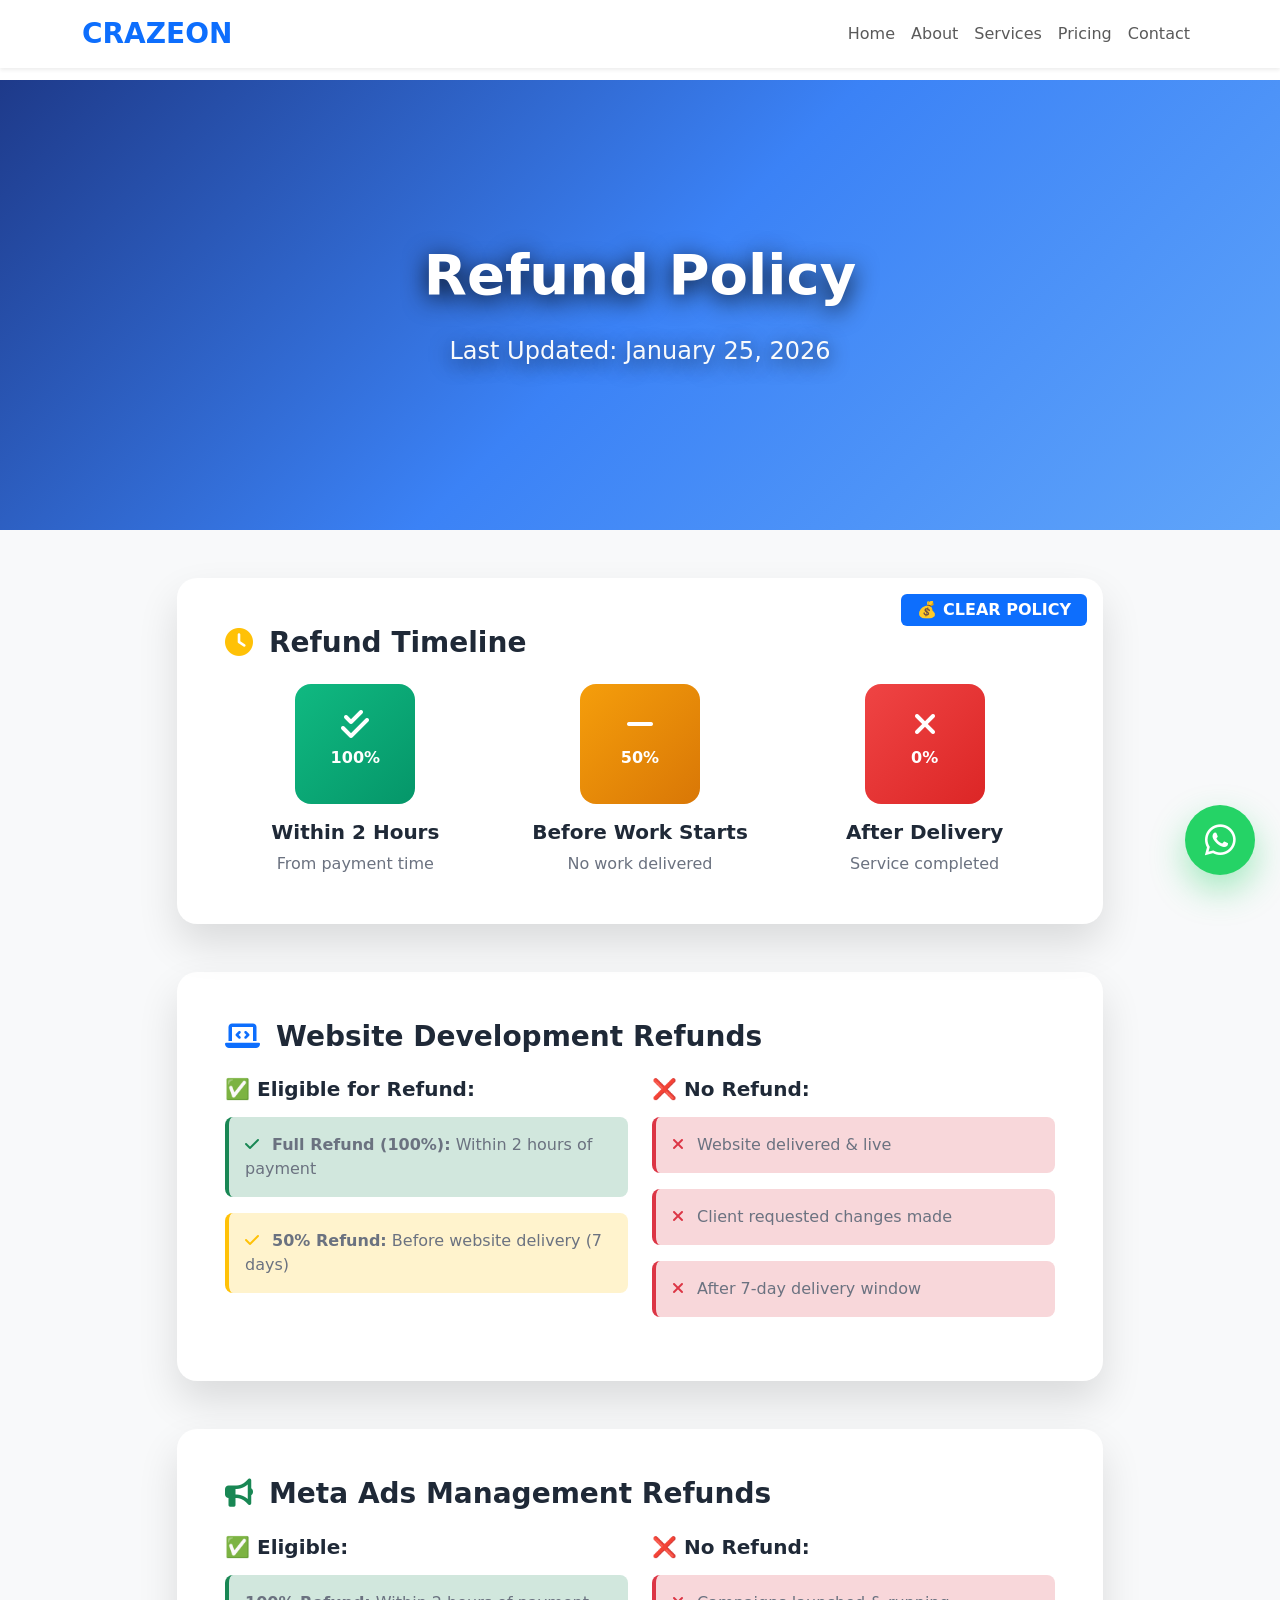
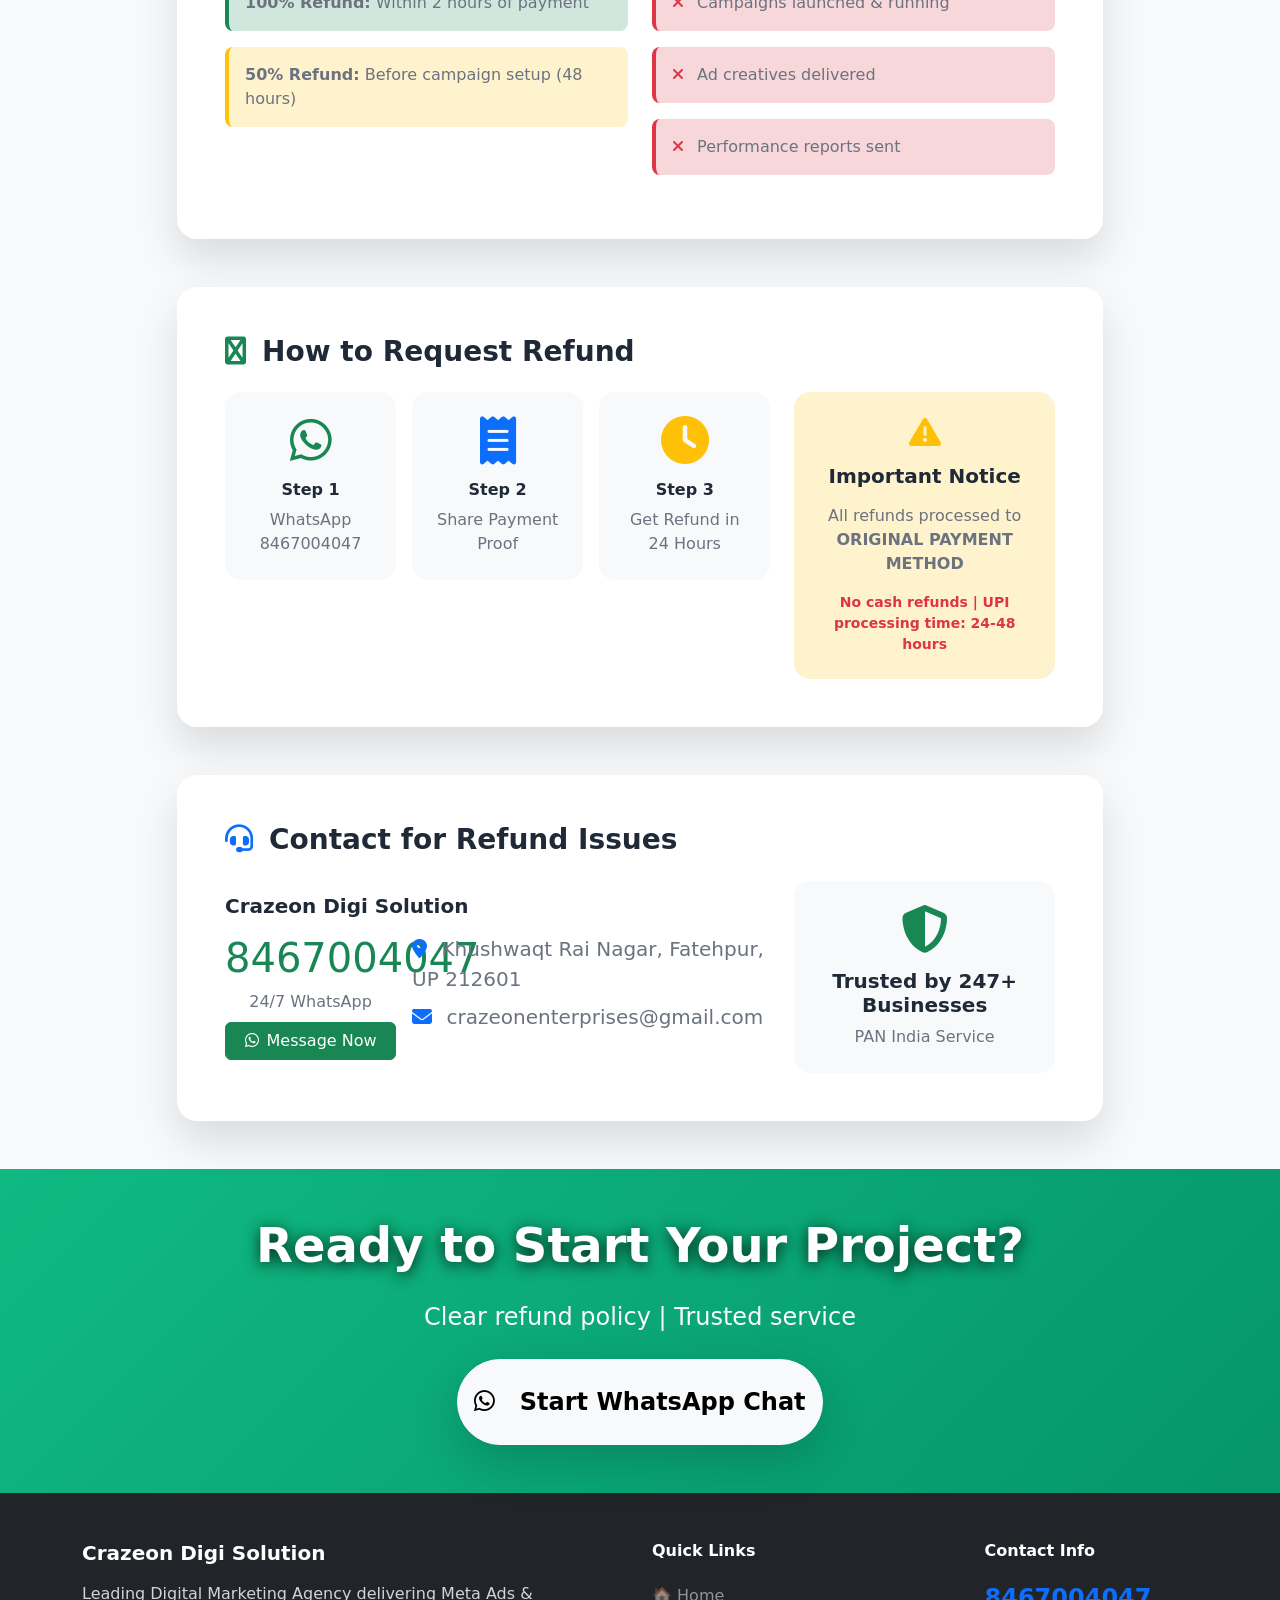
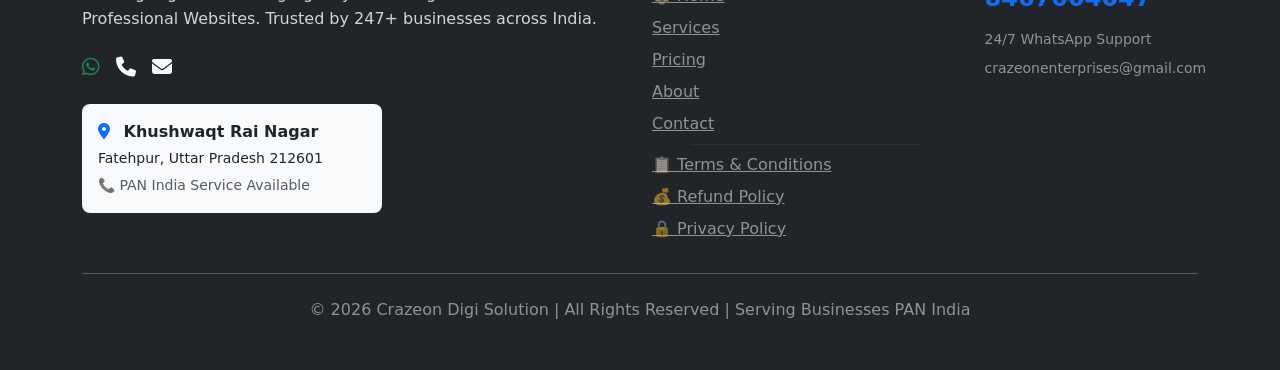
<file: refund.html>
<!DOCTYPE html>
<html lang="en">
<head>
<meta charset="UTF-8">
<meta name="viewport" content="width=device-width, initial-scale=1.0">
<title>Refund Policy | Crazeon Digi Solution</title>
<meta name="description" content="Refund Policy - Crazeon Digi Solution. Fatehpur Digital Agency. Clear refund terms for Meta Ads & Website services.">
<link href="https://fonts.googleapis.com/css2?family=Poppins:wght@300;400;500;600;700;800&display=swap" rel="stylesheet">
<link rel="stylesheet" href="https://cdn.jsdelivr.net/npm/@fortawesome/fontawesome-free@6.4.2/css/all.min.css">
<link href="https://cdn.jsdelivr.net/npm/bootstrap@5.3.2/dist/css/bootstrap.min.css" rel="stylesheet">
<style>
/* 🔥 PERFECT FLOATING WHATSAPP - ALL PAGES SAME */
.whatsapp-float {
    position: fixed !important; 
    bottom: 25px !important; 
    right: 25px !important; 
    width: 70px !important; 
    height: 70px !important;
    background: #25D366 !important; 
    color: white !important; 
    border-radius: 50% !important; 
    font-size: 2.2rem !important;
    box-shadow: 0 15px 35px rgba(37,211,102,0.4) !important; 
    z-index: 99999 !important;
    display: flex !important; 
    align-items: center !important; 
    justify-content: center !important;
    text-decoration: none !important; 
    transition: all 0.3s ease !important;
    animation: pulse 2s infinite !important;
}
.whatsapp-float:hover {
    transform: scale(1.1) !important;
    box-shadow: 0 20px 40px rgba(37,211,102,0.5) !important;
}

/* 🔥 100% CLEAR TEXT EVERYWHERE */
.refund-hero {
    background: linear-gradient(135deg, #1e3a8a 0%, #3b82f6 50%, #60a5fa 100%) !important;
    min-height: 50vh;
    color: #ffffff !important;
    text-shadow: 0 4px 20px rgba(0,0,0,0.8) !important;
}

.refund-hero h1 {
    color: #ffffff !important;
    text-shadow: 0 5px 25px rgba(0,0,0,0.9) !important;
    font-weight: 800 !important;
}

/* WHITE SECTIONS */
.refund-card {
    background: #ffffff !important;
    box-shadow: 0 20px 40px rgba(0,0,0,0.12) !important;
    border-radius: 20px !important;
}

.text-dark-custom { color: #1f2937 !important; }
.text-muted-custom { color: #6b7280 !important; }

/* FOOTER SEPARATOR */
.footer-separator {
    border-color: rgba(255,255,255,0.2) !important;
}

/* REFUND STATUS BADGES */
.refund-full { background: linear-gradient(135deg, #10b981, #059669); }
.refund-half { background: linear-gradient(135deg, #f59e0b, #d97706); }
.refund-none { background: linear-gradient(135deg, #ef4444, #dc2626); }

@keyframes pulse {
    0% { transform: scale(1); }
    50% { transform: scale(1.08); }
    100% { transform: scale(1); }
}
</style>
</head>
<body>

<!-- NAVBAR -->
<nav class="navbar navbar-expand-lg navbar-light fixed-top shadow-sm" style="background: rgba(255,255,255,0.98) !important; backdrop-filter: blur(10px);">
  <div class="container">
    <a class="navbar-brand fw-bold text-primary fs-3" href="index.html"><strong>CRAZEON</strong></a>
    <button class="navbar-toggler" type="button" data-bs-toggle="collapse" data-bs-target="#navbarNav">
      <span class="navbar-toggler-icon"></span>
    </button>
    <div class="collapse navbar-collapse" id="navbarNav">
      <ul class="navbar-nav ms-auto">
        <li class="nav-item"><a class="nav-link" href="index.html">Home</a></li>
        <li class="nav-item"><a class="nav-link" href="about.html">About</a></li>
        <li class="nav-item"><a class="nav-link" href="services.html">Services</a></li>
        <li class="nav-item"><a class="nav-link" href="pricing.html">Pricing</a></li>
        <li class="nav-item"><a class="nav-link" href="contact.html">Contact</a></li>
      </ul>
    </div>
  </div>
</nav>

<!-- HERO BANNER -->
<section class="refund-hero py-5 text-center text-white d-flex align-items-center" style="margin-top: 80px;">
  <div class="container">
    <div class="row justify-content-center">
      <div class="col-lg-8">
        <h1 class="display-4 fw-bold mb-4">Refund Policy</h1>
        <p class="lead fs-4 mb-0" style="color: #f8fafc !important;">
          Last Updated: January 25, 2026
        </p>
      </div>
    </div>
  </div>
</section>

<!-- REFUND CONTENT -->
<section class="py-5 bg-light">
  <div class="container">
    <div class="row justify-content-center">
      <div class="col-lg-10">
        
        <!-- REFUND TIMELINE CARD -->
        <div class="refund-card p-5 rounded-4 mb-5 position-relative">
          <div class="position-absolute top-0 end-0 m-3">
            <span class="badge bg-primary fs-6 px-3 py-2 fw-bold">💰 CLEAR POLICY</span>
          </div>
          <h2 class="h3 fw-bold mb-4 text-dark-custom">
            <i class="fas fa-clock me-3 text-warning"></i>Refund Timeline
          </h2>
          <div class="row g-4">
            <div class="col-md-4 text-center">
              <div class="refund-full text-white p-4 rounded-4 mb-3 mx-auto" style="width: 120px; height: 120px;">
                <i class="fas fa-check-double fa-2x mb-2"></i>
                <div class="h6 fw-bold">100%</div>
              </div>
              <h5 class="fw-bold text-dark-custom mb-2">Within 2 Hours</h5>
              <p class="text-muted-custom mb-0">From payment time</p>
            </div>
            <div class="col-md-4 text-center">
              <div class="refund-half text-white p-4 rounded-4 mb-3 mx-auto" style="width: 120px; height: 120px;">
                <i class="fas fa-minus fa-2x mb-2"></i>
                <div class="h6 fw-bold">50%</div>
              </div>
              <h5 class="fw-bold text-dark-custom mb-2">Before Work Starts</h5>
              <p class="text-muted-custom mb-0">No work delivered</p>
            </div>
            <div class="col-md-4 text-center">
              <div class="refund-none text-white p-4 rounded-4 mb-3 mx-auto" style="width: 120px; height: 120px;">
                <i class="fas fa-times fa-2x mb-2"></i>
                <div class="h6 fw-bold">0%</div>
              </div>
              <h5 class="fw-bold text-dark-custom mb-2">After Delivery</h5>
              <p class="text-muted-custom mb-0">Service completed</p>
            </div>
          </div>
        </div>

        <!-- WEBSITE REFUNDS -->
        <div class="refund-card p-5 rounded-4 mb-5">
          <h2 class="h3 fw-bold mb-4 text-dark-custom">
            <i class="fas fa-laptop-code me-3 text-primary"></i>Website Development Refunds
          </h2>
          <div class="row g-4">
            <div class="col-md-6">
              <h5 class="fw-bold text-dark-custom mb-3">✅ Eligible for Refund:</h5>
              <ul class="list-unstyled fs-6 text-muted-custom">
                <li class="mb-3 p-3 bg-success-subtle rounded-3 border-start border-4 border-success">
                  <i class="fas fa-check text-success me-2"></i>
                  <strong>Full Refund (100%):</strong> Within 2 hours of payment
                </li>
                <li class="mb-3 p-3 bg-warning-subtle rounded-3 border-start border-4 border-warning">
                  <i class="fas fa-check text-warning me-2"></i>
                  <strong>50% Refund:</strong> Before website delivery (7 days)
                </li>
              </ul>
            </div>
            <div class="col-md-6">
              <h5 class="fw-bold text-dark-custom mb-3">❌ No Refund:</h5>
              <ul class="list-unstyled fs-6 text-muted-custom">
                <li class="mb-3 p-3 bg-danger-subtle rounded-3 border-start border-4 border-danger">
                  <i class="fas fa-times text-danger me-2"></i>
                  Website delivered & live
                </li>
                <li class="mb-3 p-3 bg-danger-subtle rounded-3 border-start border-4 border-danger">
                  <i class="fas fa-times text-danger me-2"></i>
                  Client requested changes made
                </li>
                <li class="p-3 bg-danger-subtle rounded-3 border-start border-4 border-danger">
                  <i class="fas fa-times text-danger me-2"></i>
                  After 7-day delivery window
                </li>
              </ul>
            </div>
          </div>
        </div>

        <!-- META ADS REFUNDS -->
        <div class="refund-card p-5 rounded-4 mb-5">
          <h2 class="h3 fw-bold mb-4 text-dark-custom">
            <i class="fas fa-bullhorn me-3 text-success"></i>Meta Ads Management Refunds
          </h2>
          <div class="row g-4">
            <div class="col-md-6">
              <h5 class="fw-bold text-dark-custom mb-3">✅ Eligible:</h5>
              <ul class="list-unstyled fs-6 text-muted-custom">
                <li class="mb-3 p-3 bg-success-subtle rounded-3 border-start border-4 border-success">
                  <strong>100% Refund:</strong> Within 2 hours of payment
                </li>
                <li class="mb-3 p-3 bg-warning-subtle rounded-3 border-start border-4 border-warning">
                  <strong>50% Refund:</strong> Before campaign setup (48 hours)
                </li>
              </ul>
            </div>
            <div class="col-md-6">
              <h5 class="fw-bold text-dark-custom mb-3">❌ No Refund:</h5>
              <ul class="list-unstyled fs-6 text-muted-custom">
                <li class="mb-3 p-3 bg-danger-subtle rounded-3 border-start border-4 border-danger">
                  <i class="fas fa-times text-danger me-2"></i>
                  Campaigns launched & running
                </li>
                <li class="mb-3 p-3 bg-danger-subtle rounded-3 border-start border-4 border-danger">
                  <i class="fas fa-times text-danger me-2"></i>
                  Ad creatives delivered
                </li>
                <li class="p-3 bg-danger-subtle rounded-3 border-start border-4 border-danger">
                  <i class="fas fa-times text-danger me-2"></i>
                  Performance reports sent
                </li>
              </ul>
            </div>
          </div>
        </div>

        <!-- HOW TO REQUEST REFUND -->
        <div class="refund-card p-5 rounded-4 mb-5">
          <h2 class="h3 fw-bold mb-4 text-dark-custom">
            <i class="fas fa-whatsapp me-3 text-success"></i>How to Request Refund
          </h2>
          <div class="row g-4">
            <div class="col-lg-8">
              <div class="row g-3">
                <div class="col-md-4">
                  <div class="text-center p-4 bg-light rounded-4">
                    <i class="fab fa-whatsapp fa-3x text-success mb-3"></i>
                    <h6 class="fw-bold text-dark-custom">Step 1</h6>
                    <p class="text-muted-custom mb-0">WhatsApp 8467004047</p>
                  </div>
                </div>
                <div class="col-md-4">
                  <div class="text-center p-4 bg-light rounded-4">
                    <i class="fas fa-receipt fa-3x text-primary mb-3"></i>
                    <h6 class="fw-bold text-dark-custom">Step 2</h6>
                    <p class="text-muted-custom mb-0">Share Payment Proof</p>
                  </div>
                </div>
                <div class="col-md-4">
                  <div class="text-center p-4 bg-light rounded-4">
                    <i class="fas fa-clock fa-3x text-warning mb-3"></i>
                    <h6 class="fw-bold text-dark-custom">Step 3</h6>
                    <p class="text-muted-custom mb-0">Get Refund in 24 Hours</p>
                  </div>
                </div>
              </div>
            </div>
            <div class="col-lg-4">
              <div class="bg-warning-subtle p-4 rounded-4 h-100 text-center">
                <i class="fas fa-exclamation-triangle fa-2x text-warning mb-3"></i>
                <h5 class="fw-bold text-dark-custom mb-3">Important Notice</h5>
                <p class="fs-6 text-muted-custom mb-3">
                  All refunds processed to <strong>ORIGINAL PAYMENT METHOD</strong>
                </p>
                <p class="small text-danger fw-bold mb-0">
                  No cash refunds | UPI processing time: 24-48 hours
                </p>
              </div>
            </div>
          </div>
        </div>

        <!-- CONTACT FOR REFUND -->
        <div class="refund-card p-5 rounded-4">
          <h2 class="h3 fw-bold mb-4 text-dark-custom">
            <i class="fas fa-headset me-3 text-primary"></i>Contact for Refund Issues
          </h2>
          <div class="row g-4 align-items-center">
            <div class="col-lg-8">
              <h5 class="fw-bold text-dark-custom mb-3">Crazeon Digi Solution</h5>
              <div class="row g-3">
                <div class="col-md-4">
                  <div class="text-center">
                    <div class="h1 text-success mb-2">8467004047</div>
                    <p class="text-muted-custom mb-2">24/7 WhatsApp</p>
                    <a href="https://wa.me/918467004047?text=Hi%20Refund%20request..." class="btn btn-success w-100" target="_blank">
                      <i class="fab fa-whatsapp me-2"></i>Message Now
                    </a>
                  </div>
                </div>
                <div class="col-md-8">
                  <p class="fs-5 text-muted-custom mb-2">
                    <i class="fas fa-map-marker-alt me-2 text-primary"></i>
                    Khushwaqt Rai Nagar, Fatehpur, UP 212601
                  </p>
                  <p class="fs-5 text-muted-custom mb-0">
                    <i class="fas fa-envelope me-2 text-primary"></i>
                    crazeonenterprises@gmail.com
                  </p>
                </div>
              </div>
            </div>
            <div class="col-lg-4 text-center">
              <div class="bg-light p-4 rounded-4 h-100 d-flex flex-column justify-content-center">
                <i class="fas fa-shield-alt fa-3x text-success mb-3"></i>
                <h5 class="fw-bold text-dark-custom mb-2">Trusted by 247+ Businesses</h5>
                <p class="text-muted-custom fs-6 mb-0">PAN India Service</p>
              </div>
            </div>
          </div>
        </div>
      </div>
    </div>
  </div>
</section>

<!-- CTA -->
<section class="py-5 text-white text-center" style="background: linear-gradient(135deg, #10b981, #059669) !important;">
  <div class="container">
    <h2 class="display-5 fw-bold mb-4" style="color: #ffffff !important; text-shadow: 0 3px 15px rgba(0,0,0,0.8);">
      Ready to Start Your Project?
    </h2>
    <p class="lead fs-4 mb-4" style="color: #f8fafc !important;">Clear refund policy | Trusted service</p>
    <a href="https://wa.me/918467004047?text=Hi%20Crazeon!%20Refund%20policy%20padhi...%20service%20start%20karni%20hai" 
       class="btn btn-light btn-lg px-6 py-4 fs-4 fw-bold shadow-lg" style="border-radius: 50px;" target="_blank">
      <i class="fab fa-whatsapp me-3"></i> Start WhatsApp Chat
    </a>
  </div>
</section>

<!-- ✅ PERFECT CONSISTENT FOOTER WITH LEGAL LINKS -->
<footer class="bg-dark text-white py-5">
  <div class="container">
    <div class="row">
      <div class="col-lg-6 mb-4">
        <h5 class="fw-bold mb-3"><strong>Crazeon Digi Solution</strong></h5>
        <p class="mb-4" style="color: #d1d5db !important; line-height: 1.6;">
          Leading Digital Marketing Agency delivering Meta Ads & Professional Websites. 
          Trusted by 247+ businesses across India.
        </p>
        <div class="d-flex gap-3 mb-4">
          <a href="https://wa.me/918467004047" class="text-success"><i class="fab fa-whatsapp fa-lg"></i></a>
          <a href="tel:+918467004047" class="text-light"><i class="fas fa-phone fa-lg"></i></a>
          <a href="mailto:crazeonenterprises@gmail.com" class="text-light"><i class="fas fa-envelope fa-lg"></i></a>
        </div>
        <div class="p-3 bg-light rounded-3" style="max-width: 300px;">
          <p class="mb-1 fw-bold fs-6 text-dark">
            <i class="fas fa-map-marker-alt me-2 text-primary"></i>
            Khushwaqt Rai Nagar
          </p>
          <p class="mb-1 small text-dark fw-medium">
            Fatehpur, Uttar Pradesh 212601
          </p>
          <small class="text-muted">📞 PAN India Service Available</small>
        </div>
      </div>
      <div class="col-lg-6">
        <div class="row">
          <div class="col-md-7">
            <h6 class="fw-bold mb-4">Quick Links</h6>
            <a href="index.html" class="text-white-50 d-block mb-2">🏠 Home</a>
            <a href="services.html" class="text-white-50 d-block mb-2">Services</a>
            <a href="pricing.html" class="text-white-50 d-block mb-2">Pricing</a>
            <a href="about.html" class="text-white-50 d-block mb-2">About</a>
            <a href="contact.html" class="text-white-50 d-block mb-2">Contact</a>
            <hr class="my-2 w-75 mx-auto footer-separator">
            <a href="terms.html" class="text-white-50 d-block mb-2">📋 Terms & Conditions</a>
            <a href="refund.html" class="text-white-50 d-block mb-2">💰 Refund Policy</a>
            <a href="privacy.html" class="text-white-50 d-block mb-2">🔒 Privacy Policy</a>
          </div>
          <div class="col-md-5">
            <h6 class="fw-bold mb-4">Contact Info</h6>
            <div class="h4 fw-bold text-primary mb-3">8467004047</div>
            <p class="text-white-50 small mb-2">24/7 WhatsApp Support</p>
            <p class="text-white-50 small mb-0">crazeonenterprises@gmail.com</p>
          </div>
        </div>
      </div>
    </div>
    <hr class="my-4">
    <div class="text-center">
      <p class="text-white-50 mb-0">
        © 2026 Crazeon Digi Solution | All Rights Reserved | Serving Businesses PAN India
      </p>
    </div>
  </div>
</footer>

<!-- SCRIPTS -->
<script src="https://cdn.jsdelivr.net/npm/bootstrap@5.3.2/dist/js/bootstrap.bundle.min.js"></script>

<!-- 🔥 PERFECT FLOATING WHATSAPP -->
<a href="https://wa.me/918467004047?text=Hi%20Crazeon!%20Refund%20policy%20dekhi..." class="whatsapp-float" target="_blank">
  <i class="fab fa-whatsapp"></i>
</a>

</body>
</html>
</file>
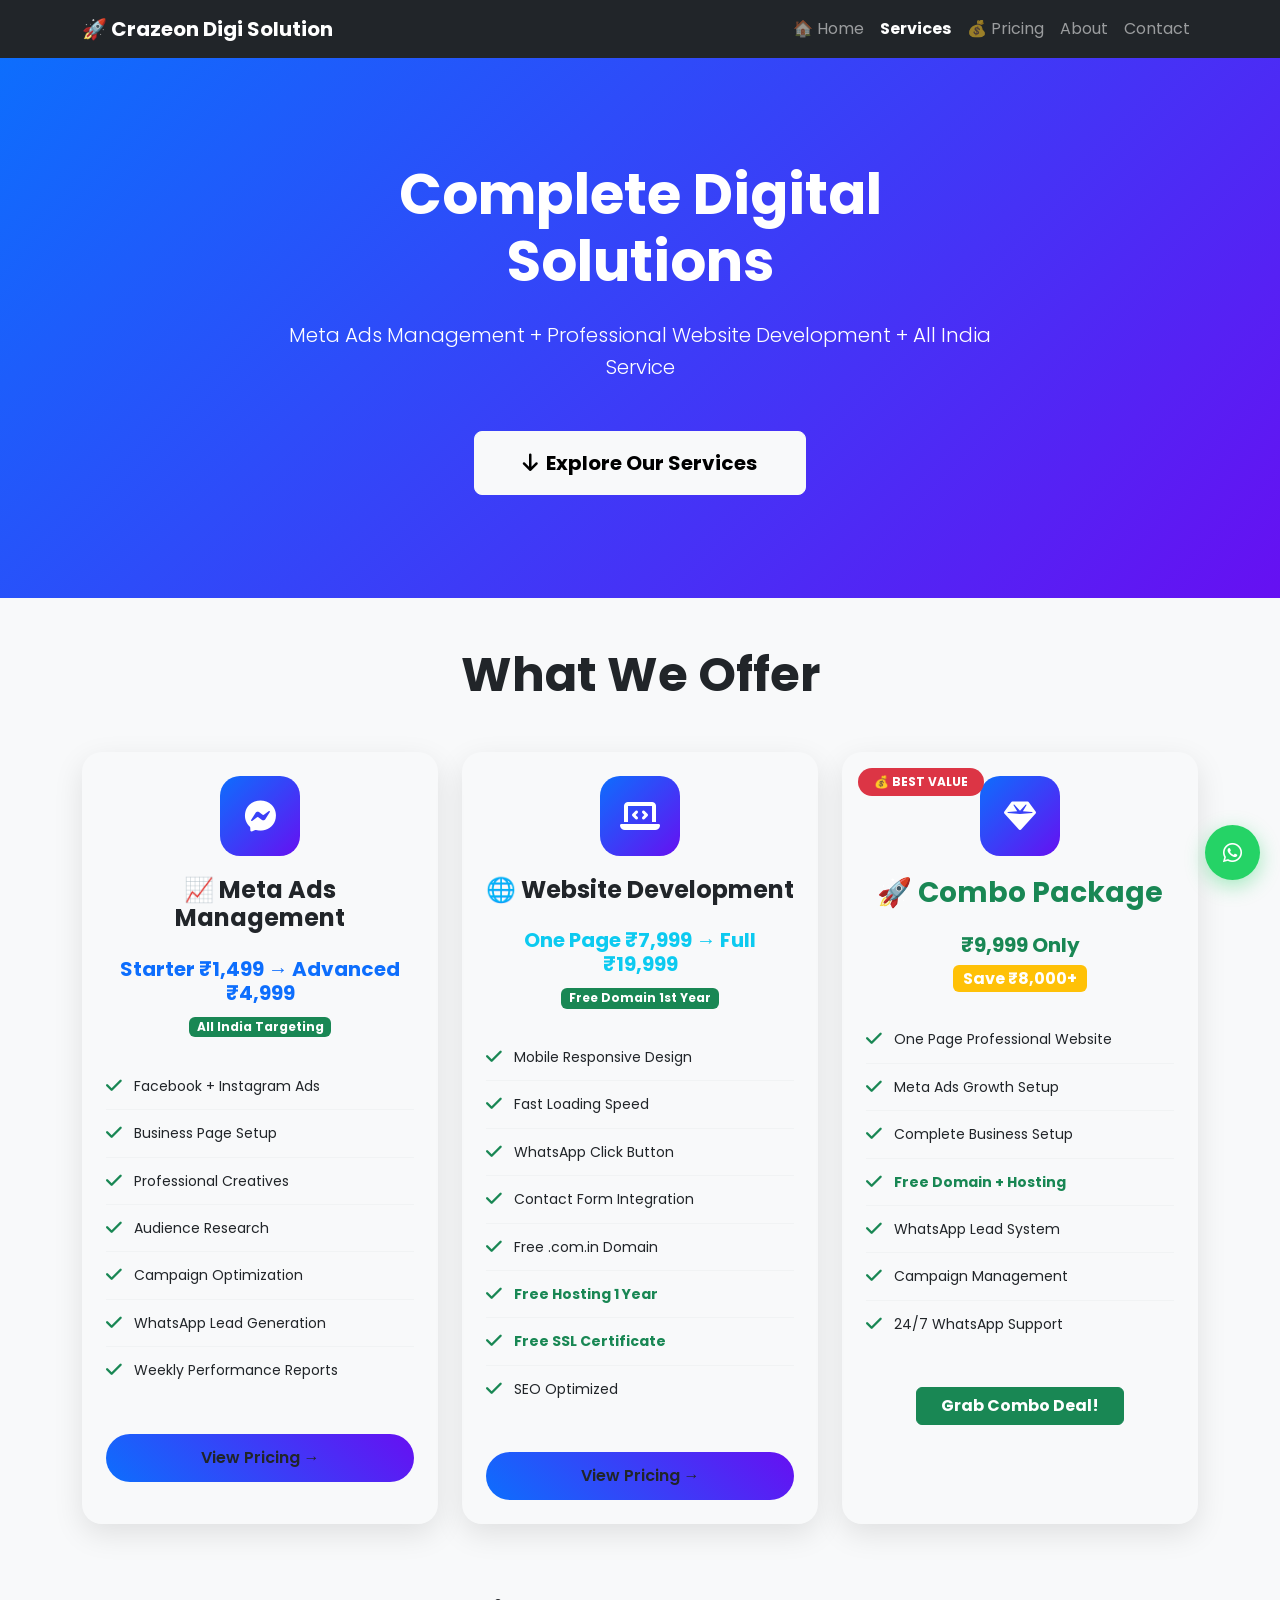
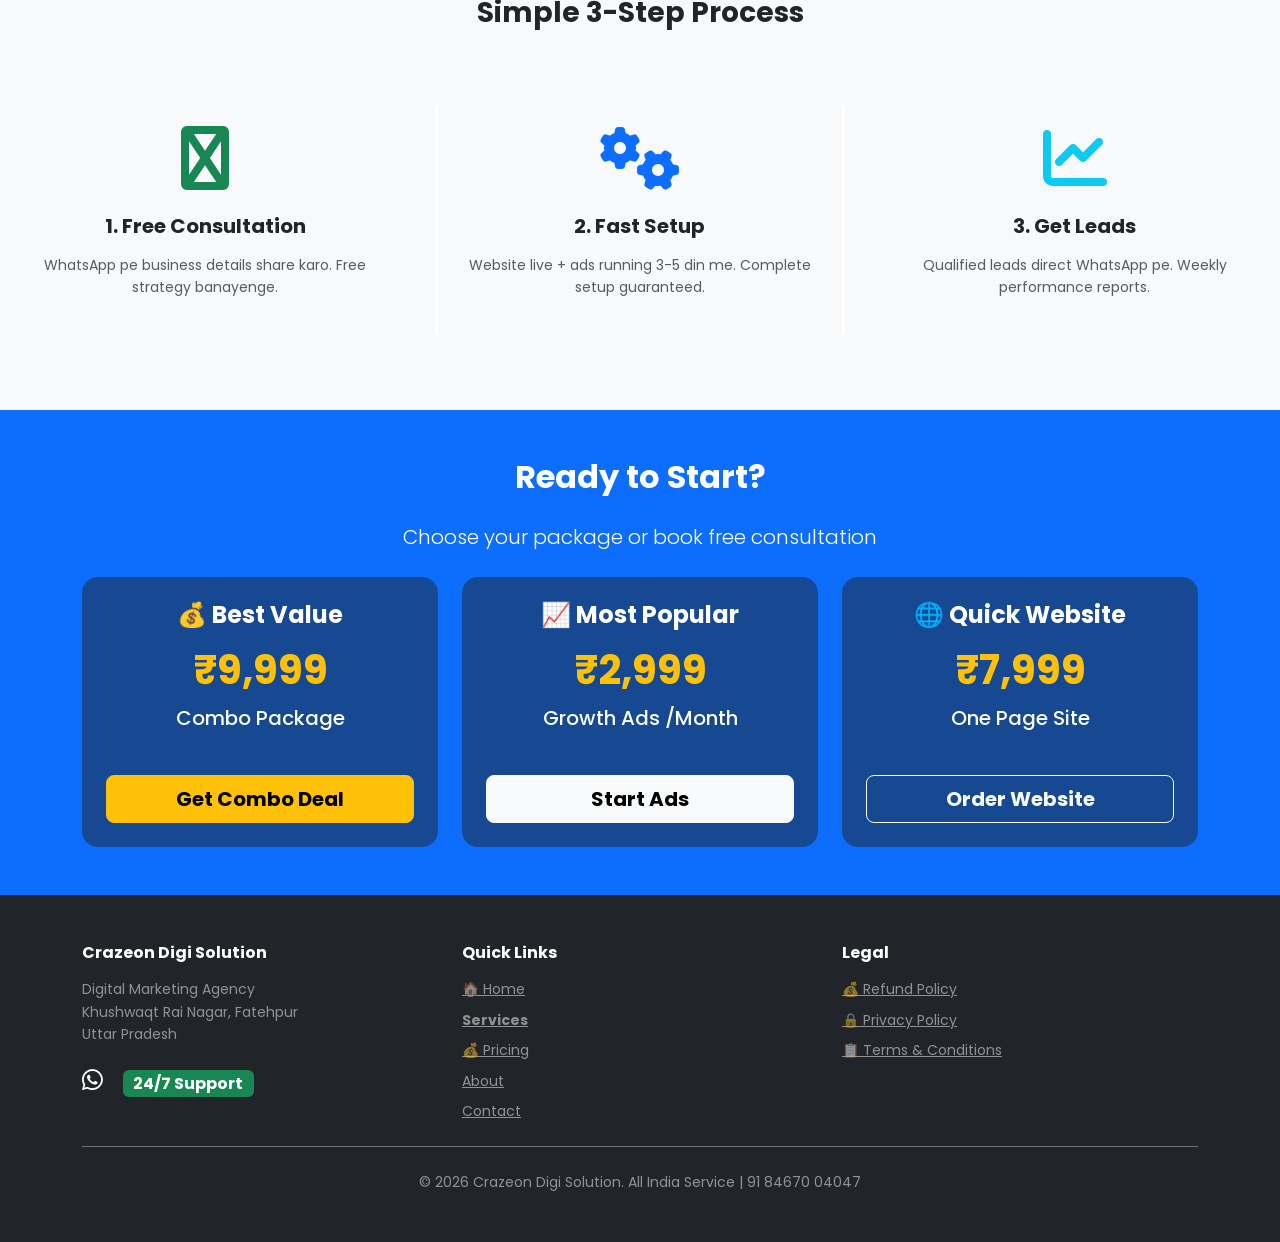
<file: services.html>
<!DOCTYPE html>
<html lang="en">
<head>
<meta charset="UTF-8">
<meta name="viewport" content="width=device-width, initial-scale=1.0">
<title>Services - Crazeon Digi Solution | All India Digital Agency</title>
<link href="https://fonts.googleapis.com/css2?family=Poppins:wght@300;400;500;600;700;800&display=swap" rel="stylesheet">
<link rel="stylesheet" href="https://cdn.jsdelivr.net/npm/@fortawesome/fontawesome-free@6.4.2/css/all.min.css">
<link href="https://cdn.jsdelivr.net/npm/bootstrap@5.3.2/dist/css/bootstrap.min.css" rel="stylesheet">
<style>
body{font-family:'Poppins',sans-serif;line-height:1.6;background:#f8f9fa}
.hero-section{background:linear-gradient(135deg,#0d6efd 0%,#6610f2 100%);color:white;min-height:60vh;display:flex;align-items:center}
.service-card{border:none;border-radius:20px;box-shadow:0 10px 30px rgba(0,0,0,0.1);transition:all 0.3s;overflow:hidden;height:100%;position:relative}
.service-card:hover{transform:translateY(-10px);box-shadow:0 20px 40px rgba(0,0,0,0.15)}
.service-icon{background:linear-gradient(135deg,#0d6efd,#6610f2);width:80px;height:80px;border-radius:20px;display:flex;align-items:center;justify-content:center;margin:0 auto 20px;font-size:2rem;color:white}
.feature-list li{padding:12px 0;border-bottom:1px solid #f1f3f4;display:flex;align-items:flex-start}
.feature-list li:last-child{border-bottom:none}
.feature-list li i{color:#198754;font-size:18px;margin-right:12px;margin-top:2px;flex-shrink:0}
.btn-service{background:linear-gradient(45deg,#0d6efd,#6610f2);border:none;padding:12px 30px;border-radius:30px;font-weight:600;width:100%;transition:all 0.3s}
.btn-service:hover{background:linear-gradient(45deg,#0b5ed7,#5a0fd4);transform:translateY(-2px)}
.whatsapp-float{position:fixed;bottom:20px;right:20px;background:#25D366;width:55px;height:55px;border-radius:50%;color:white;font-size:22px;box-shadow:0 6px 20px rgba(37,211,102,0.4);z-index:1000;transition:all 0.3s;text-decoration:none;display:flex;align-items:center;justify-content:center}
.whatsapp-float:hover{transform:scale(1.08)}
@media(max-width:768px){
.hero-section{min-height:50vh;padding:40px 0}
h1{font-size:2rem!important;line-height:1.2}
.service-icon{width:60px;height:60px;font-size:1.5rem}
.feature-list li{font-size:14px;padding:10px 0}
.navbar-brand{font-size:1.1rem}
}
</style>
</head>
<body>

<!-- Navbar -->
<nav class="navbar navbar-expand-lg navbar-dark bg-dark sticky-top">
<div class="container">
<a class="navbar-brand fw-bold" href="index.html">🚀 Crazeon Digi Solution</a>
<button class="navbar-toggler" type="button" data-bs-toggle="collapse" data-bs-target="#navbarNav">
<span class="navbar-toggler-icon"></span>
</button>
<div class="collapse navbar-collapse" id="navbarNav">
<ul class="navbar-nav ms-auto">
<li class="nav-item"><a class="nav-link" href="index.html">🏠 Home</a></li>
<li class="nav-item"><a class="nav-link active fw-bold" href="services.html">Services</a></li>
<li class="nav-item"><a class="nav-link" href="pricing.html">💰 Pricing</a></li>
<li class="nav-item"><a class="nav-link" href="about.html">About</a></li>
<li class="nav-item"><a class="nav-link" href="contact.html">Contact</a></li>
</ul>
</div>
</div>
</nav>

<!-- Hero Section -->
<section class="hero-section">
<div class="container text-center">
<div class="row justify-content-center">
<div class="col-lg-8">
<h1 class="display-4 fw-bold mb-4">Complete Digital Solutions</h1>
<p class="lead mb-5 opacity-90">Meta Ads Management + Professional Website Development + All India Service</p>
<a href="#services" class="btn btn-light btn-lg px-5 py-3 fw-bold">
<i class="fas fa-arrow-down me-2"></i>Explore Our Services
</a>
</div>
</div>
</div>
</section>

<!-- Services Section -->
<section id="services" class="py-5">
<div class="container">
<h2 class="text-center display-5 fw-bold mb-5">What We Offer</h2>
<div class="row g-4">
<!-- Meta Ads Management -->
<div class="col-lg-4 col-md-6">
<div class="service-card h-100 p-4 text-center">
<div class="service-icon">
<i class="fab fa-facebook-messenger"></i>
</div>
<h3 class="h4 fw-bold mb-4">📈 Meta Ads Management</h3>
<div class="mb-4">
<h5 class="fw-bold text-primary mb-2">Starter ₹1,499 → Advanced ₹4,999</h5>
<span class="badge bg-success">All India Targeting</span>
</div>
<ul class="list-unstyled feature-list small">
<li><i class="fas fa-check"></i>Facebook + Instagram Ads</li>
<li><i class="fas fa-check"></i>Business Page Setup</li>
<li><i class="fas fa-check"></i>Professional Creatives</li>
<li><i class="fas fa-check"></i>Audience Research</li>
<li><i class="fas fa-check"></i>Campaign Optimization</li>
<li><i class="fas fa-check"></i>WhatsApp Lead Generation</li>
<li><i class="fas fa-check"></i>Weekly Performance Reports</li>
</ul>
<a href="pricing.html#meta" class="btn btn-service mt-4">View Pricing →</a>
</div>
</div>

<!-- Website Development -->
<div class="col-lg-4 col-md-6">
<div class="service-card h-100 p-4 text-center">
<div class="service-icon">
<i class="fas fa-laptop-code"></i>
</div>
<h3 class="h4 fw-bold mb-4">🌐 Website Development</h3>
<div class="mb-4">
<h5 class="fw-bold text-info mb-2">One Page ₹7,999 → Full ₹19,999</h5>
<span class="badge bg-success">Free Domain 1st Year</span>
</div>
<ul class="list-unstyled feature-list small">
<li><i class="fas fa-check"></i>Mobile Responsive Design</li>
<li><i class="fas fa-check"></i>Fast Loading Speed</li>
<li><i class="fas fa-check"></i>WhatsApp Click Button</li>
<li><i class="fas fa-check"></i>Contact Form Integration</li>
<li><i class="fas fa-check"></i>Free .com.in Domain</li>
<li class="fw-bold text-success"><i class="fas fa-check"></i>Free Hosting 1 Year</li>
<li class="fw-bold text-success"><i class="fas fa-check"></i>Free SSL Certificate</li>
<li><i class="fas fa-check"></i>SEO Optimized</li>
</ul>
<a href="pricing.html#website" class="btn btn-service mt-4">View Pricing →</a>
</div>
</div>

<!-- Combo Package -->
<div class="col-lg-4 col-md-12">
<div class="service-card h-100 p-4 text-center position-relative">
<span class="badge bg-danger position-absolute top-0 start-0 m-3 px-3 py-2 fw-bold rounded-pill">💰 BEST VALUE</span>
<div class="service-icon">
<i class="fas fa-gem"></i>
</div>
<h3 class="h3 fw-bold mb-4 text-success">🚀 Combo Package</h3>
<div class="mb-4">
<h5 class="fw-bold text-success mb-2">₹9,999 Only</h5>
<span class="badge bg-warning fs-6">Save ₹8,000+</span>
</div>
<ul class="list-unstyled feature-list small">
<li><i class="fas fa-check"></i>One Page Professional Website</li>
<li><i class="fas fa-check"></i>Meta Ads Growth Setup</li>
<li><i class="fas fa-check"></i>Complete Business Setup</li>
<li class="fw-bold text-success"><i class="fas fa-check"></i>Free Domain + Hosting</li>
<li><i class="fas fa-check"></i>WhatsApp Lead System</li>
<li><i class="fas fa-check"></i>Campaign Management</li>
<li><i class="fas fa-check"></i>24/7 WhatsApp Support</li>
</ul>
<a href="pricing.html#combo" class="btn btn-success mt-4 fw-bold px-4">Grab Combo Deal!</a>
</div>
</div>
</div>
</div>

<!-- How It Works -->
<div class="row g-4 mt-5">
<div class="col-12">
<h3 class="text-center h3 fw-bold mb-5">Simple 3-Step Process</h3>
</div>
<div class="col-md-4 text-center mb-4">
<div class="p-4">
<i class="fas fa-whatsapp fa-4x text-success mb-4"></i>
<h5 class="fw-bold mb-3">1. Free Consultation</h5>
<p class="text-muted small">WhatsApp pe business details share karo. Free strategy banayenge.</p>
</div>
</div>
<div class="col-md-4 text-center mb-4">
<div class="p-4 border-start border-end border-white border-3 bg-light rounded-3">
<i class="fas fa-cogs fa-4x text-primary mb-4"></i>
<h5 class="fw-bold mb-3">2. Fast Setup</h5>
<p class="text-muted small">Website live + ads running 3-5 din me. Complete setup guaranteed.</p>
</div>
</div>
<div class="col-md-4 text-center mb-4">
<div class="p-4">
<i class="fas fa-chart-line fa-4x text-info mb-4"></i>
<h5 class="fw-bold mb-3">3. Get Leads</h5>
<p class="text-muted small">Qualified leads direct WhatsApp pe. Weekly performance reports.</p>
</div>
</div>
</div>
</div>
</section>

<!-- CTA Section -->
<section class="bg-primary text-white py-5">
<div class="container text-center">
<h2 class="h2 fw-bold mb-4">Ready to Start?</h2>
<p class="lead mb-4">Choose your package or book free consultation</p>
<div class="row g-3 g-lg-4 justify-content-center">
<div class="col-12 col-sm-4">
<div class="bg-dark bg-opacity-50 p-4 rounded-4">
<h4 class="fw-bold mb-3">💰 Best Value</h4>
<div class="h1 fw-bold mb-2 text-warning">₹9,999</div>
<span class="fs-5 fw-medium">Combo Package</span>
<br><br>
<a href="https://wa.me/918467004047?text=Combo%20₹9999%20package%20details" class="btn btn-warning btn-lg w-100 fw-bold mt-3 py-2">Get Combo Deal</a>
</div>
</div>
<div class="col-12 col-sm-4">
<div class="bg-dark bg-opacity-50 p-4 rounded-4">
<h4 class="fw-bold mb-3">📈 Most Popular</h4>
<div class="h1 fw-bold mb-2 text-warning">₹2,999</div>
<span class="fs-5 fw-medium">Growth Ads /Month</span>
<br><br>
<a href="https://wa.me/918467004047?text=Growth%20Ads%20₹2999/month" class="btn btn-light btn-lg w-100 fw-bold mt-3 py-2">Start Ads</a>
</div>
</div>
<div class="col-12 col-sm-4">
<div class="bg-dark bg-opacity-50 p-4 rounded-4">
<h4 class="fw-bold mb-3">🌐 Quick Website</h4>
<div class="h1 fw-bold mb-2 text-warning">₹7,999</div>
<span class="fs-5 fw-medium">One Page Site</span>
<br><br>
<a href="https://wa.me/918467004047?text=One%20page%20website%20₹7999" class="btn btn-outline-light btn-lg w-100 fw-bold mt-3 py-2">Order Website</a>
</div>
</div>
</div>
</div>
</section>

<!-- Footer -->
<footer class="bg-dark text-white py-5">
<div class="container">
<div class="row g-4">
<div class="col-md-4">
<h6 class="fw-bold mb-3">Crazeon Digi Solution</h6>
<p class="text-white-50 small mb-0">Digital Marketing Agency<br>Khushwaqt Rai Nagar, Fatehpur<br>Uttar Pradesh</p>
<div class="mt-3">
<a href="https://wa.me/918467004047" class="text-white me-3 fs-4"><i class="fab fa-whatsapp"></i></a>
<span class="badge bg-success fs-6">24/7 Support</span>
</div>
</div>
<div class="col-md-4">
<h6 class="fw-bold mb-3">Quick Links</h6>
<div class="d-flex flex-column gap-2 small">
<a href="index.html" class="text-white-50">🏠 Home</a>
<a href="services.html" class="text-white-50 fw-bold">Services</a>
<a href="pricing.html" class="text-white-50">💰 Pricing</a>
<a href="about.html" class="text-white-50">About</a>
<a href="contact.html" class="text-white-50">Contact</a>
</div>
</div>
<div class="col-md-4">
<h6 class="fw-bold mb-3">Legal</h6>
<div class="d-flex flex-column gap-2 small">
<a href="refund.html" class="text-white-50">💰 Refund Policy</a>
<a href="privacy.html" class="text-white-50">🔒 Privacy Policy</a>
<a href="terms.html" class="text-white-50">📋 Terms & Conditions</a>
</div>
</div>
</div>
<div class="text-center border-top border-secondary pt-4 mt-4">
<p class="text-white-50 mb-0 small">© 2026 Crazeon Digi Solution. All India Service | 91 84670 04047</p>
</div>
</div>
</footer>

<!-- WhatsApp Float -->
<a href="https://wa.me/918467004047?text=Services%20page%20dekhi...%20best%20package%20suggest%20kro" class="whatsapp-float" target="_blank">
<i class="fab fa-whatsapp"></i>
</a>

<script src="https://cdn.jsdelivr.net/npm/bootstrap@5.3.2/dist/js/bootstrap.bundle.min.js"></script>
</body>
</html>
</file>
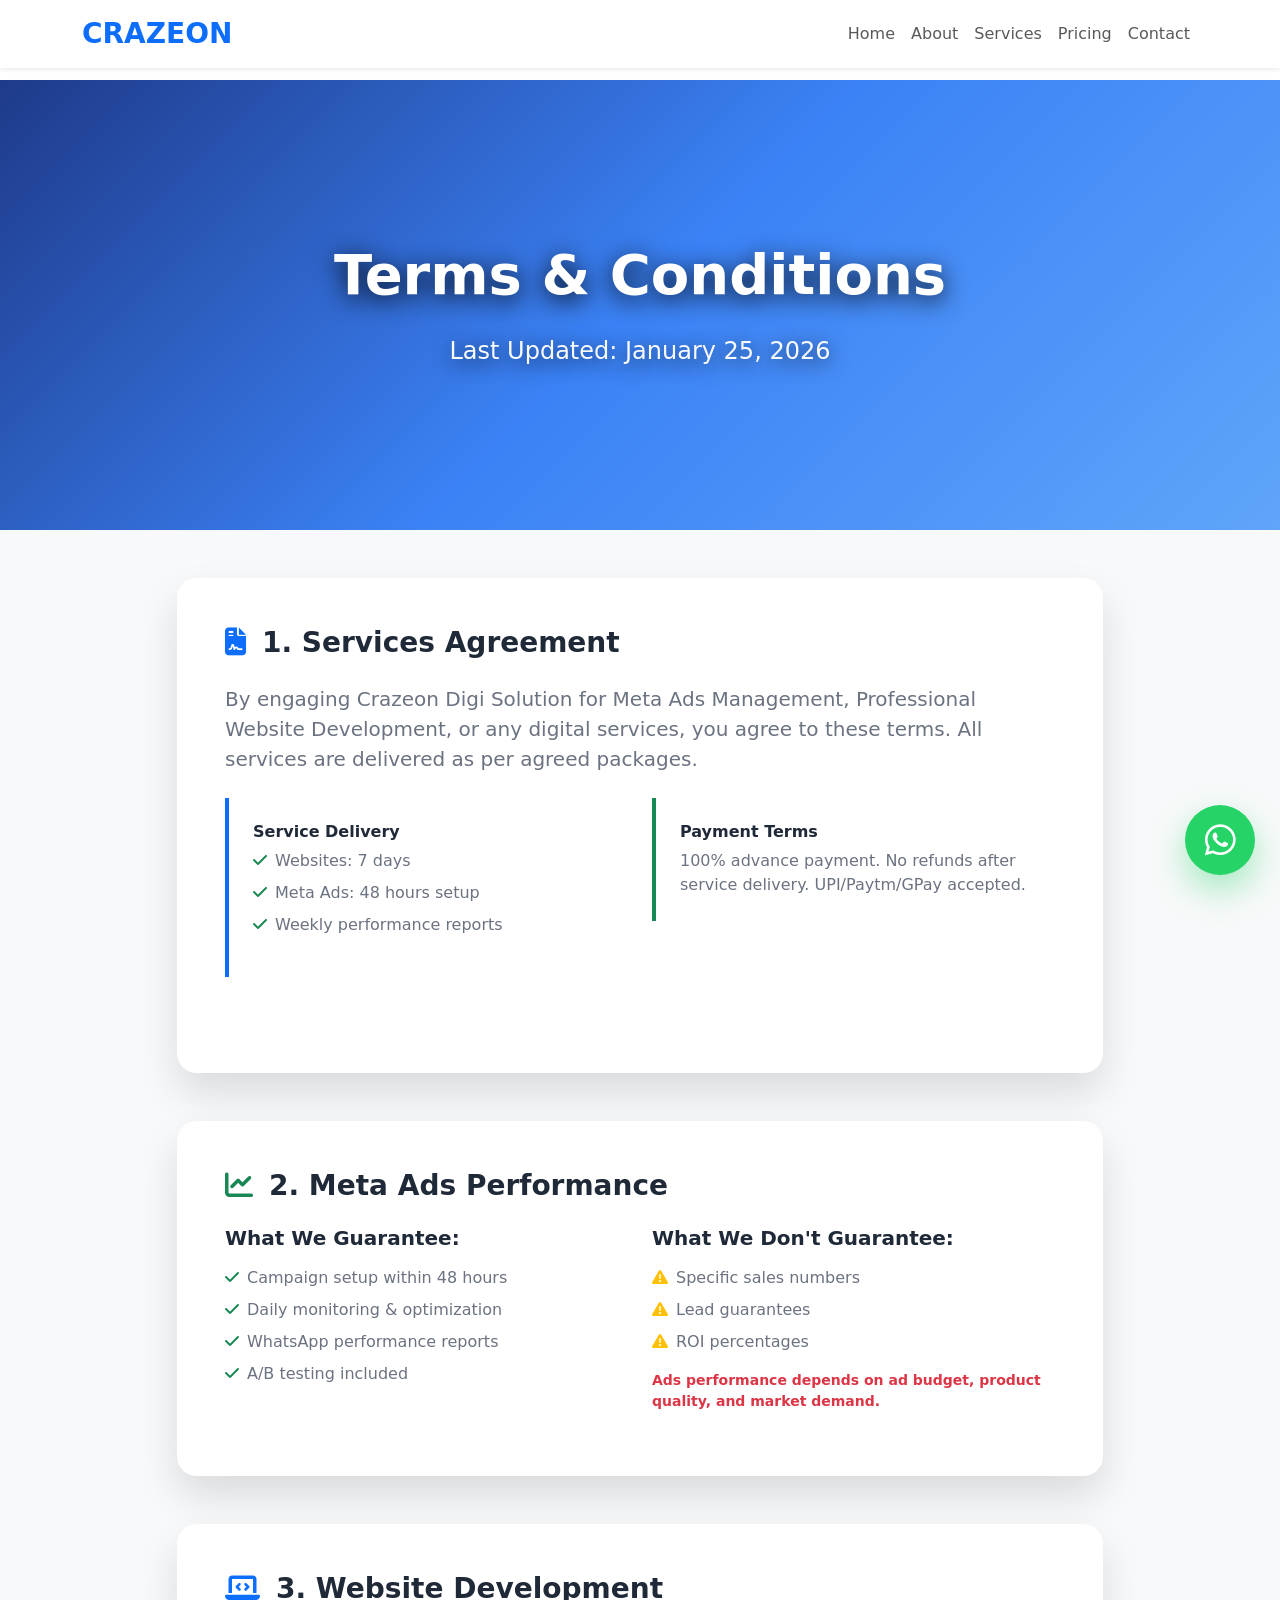
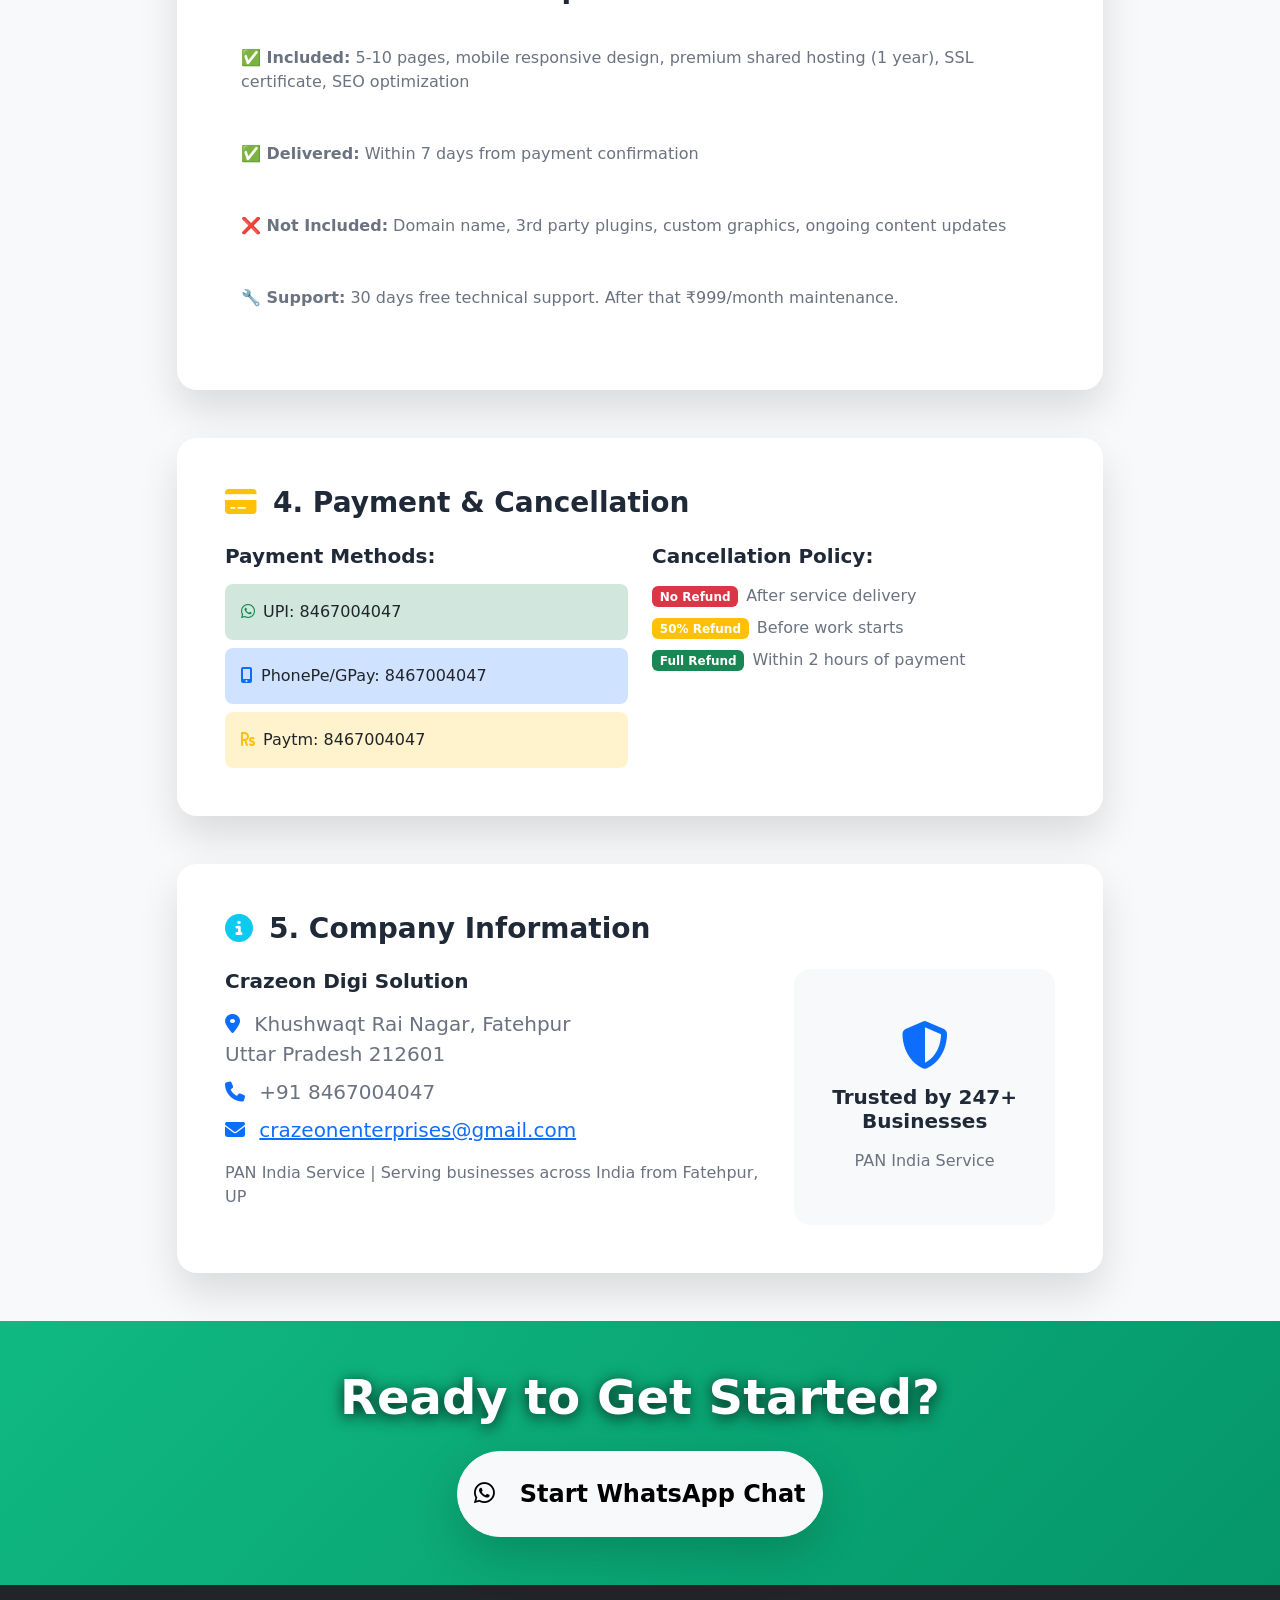
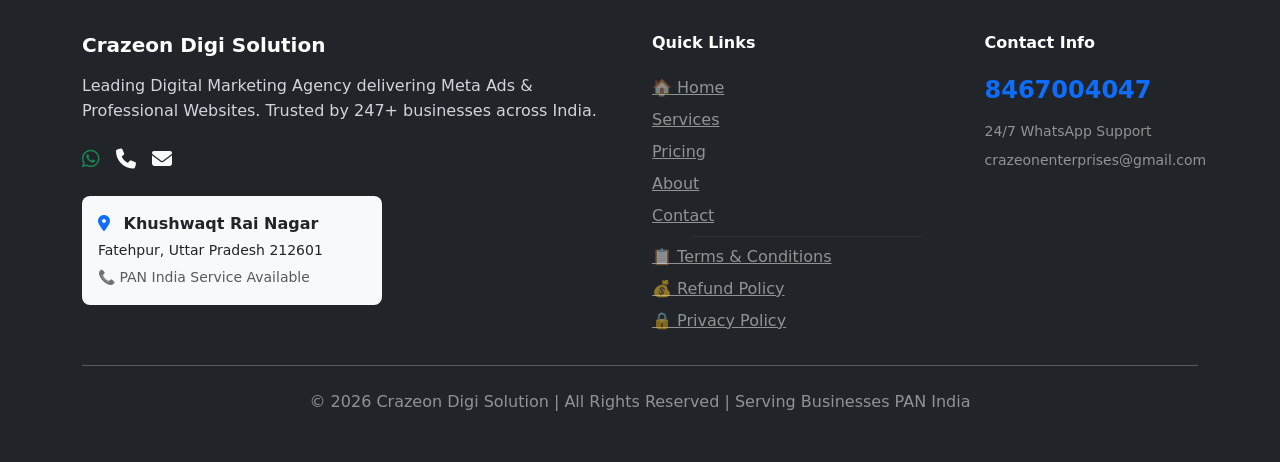
<file: terms.html>
<!DOCTYPE html>
<html lang="en">
<head>
<meta charset="UTF-8">
<meta name="viewport" content="width=device-width, initial-scale=1.0">
<title>Terms & Conditions | Crazeon Digi Solution</title>
<meta name="description" content="Terms & Conditions - Crazeon Digi Solution. Fatehpur Digital Agency. Meta Ads + Professional Websites.">
<link href="https://fonts.googleapis.com/css2?family=Poppins:wght@300;400;500;600;700;800&display=swap" rel="stylesheet">
<link rel="stylesheet" href="https://cdn.jsdelivr.net/npm/@fortawesome/fontawesome-free@6.4.2/css/all.min.css">
<link href="https://cdn.jsdelivr.net/npm/bootstrap@5.3.2/dist/css/bootstrap.min.css" rel="stylesheet">
<style>
/* 🔥 PERFECT FLOATING WHATSAPP - ALL PAGES SAME */
.whatsapp-float {
    position: fixed !important; 
    bottom: 25px !important; 
    right: 25px !important; 
    width: 70px !important; 
    height: 70px !important;
    background: #25D366 !important; 
    color: white !important; 
    border-radius: 50% !important; 
    font-size: 2.2rem !important;
    box-shadow: 0 15px 35px rgba(37,211,102,0.4) !important; 
    z-index: 99999 !important;
    display: flex !important; 
    align-items: center !important; 
    justify-content: center !important;
    text-decoration: none !important; 
    transition: all 0.3s ease !important;
    animation: pulse 2s infinite !important;
}
.whatsapp-float:hover {
    transform: scale(1.1) !important;
    box-shadow: 0 20px 40px rgba(37,211,102,0.5) !important;
}

/* 🔥 100% CLEAR TEXT EVERYWHERE */
.terms-hero {
    background: linear-gradient(135deg, #1e3a8a 0%, #3b82f6 50%, #60a5fa 100%) !important;
    min-height: 50vh;
    color: #ffffff !important;
    text-shadow: 0 4px 20px rgba(0,0,0,0.8) !important;
}

.terms-hero h1 {
    color: #ffffff !important;
    text-shadow: 0 5px 25px rgba(0,0,0,0.9) !important;
    font-weight: 800 !important;
}

/* WHITE SECTIONS */
.terms-card {
    background: #ffffff !important;
    box-shadow: 0 20px 40px rgba(0,0,0,0.12) !important;
    border-radius: 20px !important;
}

.text-dark-custom { color: #1f2937 !important; }
.text-muted-custom { color: #6b7280 !important; }

/* FOOTER SEPARATOR */
.footer-separator {
    border-color: rgba(255,255,255,0.2) !important;
}

@keyframes pulse {
    0% { transform: scale(1); }
    50% { transform: scale(1.08); }
    100% { transform: scale(1); }
}
</style>
</head>
<body>

<!-- NAVBAR -->
<nav class="navbar navbar-expand-lg navbar-light fixed-top shadow-sm" style="background: rgba(255,255,255,0.98) !important; backdrop-filter: blur(10px);">
  <div class="container">
    <a class="navbar-brand fw-bold text-primary fs-3" href="index.html"><strong>CRAZEON</strong></a>
    <button class="navbar-toggler" type="button" data-bs-toggle="collapse" data-bs-target="#navbarNav">
      <span class="navbar-toggler-icon"></span>
    </button>
    <div class="collapse navbar-collapse" id="navbarNav">
      <ul class="navbar-nav ms-auto">
        <li class="nav-item"><a class="nav-link" href="index.html">Home</a></li>
        <li class="nav-item"><a class="nav-link" href="about.html">About</a></li>
        <li class="nav-item"><a class="nav-link" href="services.html">Services</a></li>
        <li class="nav-item"><a class="nav-link" href="pricing.html">Pricing</a></li>
        <li class="nav-item"><a class="nav-link" href="contact.html">Contact</a></li>
      </ul>
    </div>
  </div>
</nav>

<!-- HERO BANNER -->
<section class="terms-hero py-5 text-center text-white d-flex align-items-center" style="margin-top: 80px;">
  <div class="container">
    <div class="row justify-content-center">
      <div class="col-lg-8">
        <h1 class="display-4 fw-bold mb-4">Terms & Conditions</h1>
        <p class="lead fs-4 mb-0" style="color: #f8fafc !important;">
          Last Updated: January 25, 2026
        </p>
      </div>
    </div>
  </div>
</section>

<!-- TERMS CONTENT -->
<section class="py-5 bg-light">
  <div class="container">
    <div class="row justify-content-center">
      <div class="col-lg-10">
        <div class="terms-card p-5 rounded-4 mb-5">
          <h2 class="h3 fw-bold mb-4 text-dark-custom">
            <i class="fas fa-file-contract me-3 text-primary"></i>1. Services Agreement
          </h2>
          <p class="fs-5 text-muted-custom mb-4">
            By engaging Crazeon Digi Solution for Meta Ads Management, Professional Website Development, 
            or any digital services, you agree to these terms. All services are delivered as per agreed packages.
          </p>
          
          <div class="row g-4 mb-5">
            <div class="col-md-6">
              <div class="p-4 border-start border-4 border-primary rounded-end bg-white">
                <h6 class="fw-bold text-dark-custom mb-2">Service Delivery</h6>
                <ul class="list-unstyled fs-6 text-muted-custom">
                  <li class="mb-2"><i class="fas fa-check text-success me-2"></i>Websites: 7 days</li>
                  <li class="mb-2"><i class="fas fa-check text-success me-2"></i>Meta Ads: 48 hours setup</li>
                  <li><i class="fas fa-check text-success me-2"></i>Weekly performance reports</li>
                </ul>
              </div>
            </div>
            <div class="col-md-6">
              <div class="p-4 border-start border-4 border-success rounded-end bg-white">
                <h6 class="fw-bold text-dark-custom mb-2">Payment Terms</h6>
                <p class="fs-6 text-muted-custom mb-0">
                  100% advance payment. No refunds after service delivery. 
                  UPI/Paytm/GPay accepted.
                </p>
              </div>
            </div>
          </div>
        </div>

        <div class="terms-card p-5 rounded-4 mb-5">
          <h2 class="h3 fw-bold mb-4 text-dark-custom">
            <i class="fas fa-chart-line me-3 text-success"></i>2. Meta Ads Performance
          </h2>
          <div class="row g-4">
            <div class="col-md-6">
              <h5 class="fw-bold text-dark-custom mb-3">What We Guarantee:</h5>
              <ul class="list-unstyled fs-6 text-muted-custom">
                <li class="mb-2"><i class="fas fa-check text-success me-2"></i>Campaign setup within 48 hours</li>
                <li class="mb-2"><i class="fas fa-check text-success me-2"></i>Daily monitoring & optimization</li>
                <li class="mb-2"><i class="fas fa-check text-success me-2"></i>WhatsApp performance reports</li>
                <li><i class="fas fa-check text-success me-2"></i>A/B testing included</li>
              </ul>
            </div>
            <div class="col-md-6">
              <h5 class="fw-bold text-dark-custom mb-3">What We Don't Guarantee:</h5>
              <ul class="list-unstyled fs-6 text-muted-custom">
                <li class="mb-2"><i class="fas fa-exclamation-triangle text-warning me-2"></i>Specific sales numbers</li>
                <li class="mb-2"><i class="fas fa-exclamation-triangle text-warning me-2"></i>Lead guarantees</li>
                <li><i class="fas fa-exclamation-triangle text-warning me-2"></i>ROI percentages</li>
              </ul>
              <p class="small text-danger fw-bold mt-2">
                Ads performance depends on ad budget, product quality, and market demand.
              </p>
            </div>
          </div>
        </div>

        <div class="terms-card p-5 rounded-4 mb-5">
          <h2 class="h3 fw-bold mb-4 text-dark-custom">
            <i class="fas fa-laptop-code me-3 text-primary"></i>3. Website Development
          </h2>
          <ul class="list-unstyled fs-6 text-muted-custom">
            <li class="mb-3 p-3 bg-white rounded-3">
              <strong>✅ Included:</strong> 5-10 pages, mobile responsive design, premium shared hosting (1 year), SSL certificate, SEO optimization
            </li>
            <li class="mb-3 p-3 bg-white rounded-3">
              <strong>✅ Delivered:</strong> Within 7 days from payment confirmation
            </li>
            <li class="mb-3 p-3 bg-white rounded-3">
              <strong>❌ Not Included:</strong> Domain name, 3rd party plugins, custom graphics, ongoing content updates
            </li>
            <li class="mb-3 p-3 bg-white rounded-3">
              <strong>🔧 Support:</strong> 30 days free technical support. After that ₹999/month maintenance.
            </li>
          </ul>
        </div>

        <div class="terms-card p-5 rounded-4 mb-5">
          <h2 class="h3 fw-bold mb-4 text-dark-custom">
            <i class="fas fa-credit-card me-3 text-warning"></i>4. Payment & Cancellation
          </h2>
          <div class="row g-4">
            <div class="col-md-6">
              <h5 class="fw-bold text-dark-custom mb-3">Payment Methods:</h5>
              <div class="d-flex flex-column gap-2">
                <span class="p-3 bg-success-subtle rounded-3 fs-6">
                  <i class="fab fa-whatsapp text-success me-2"></i>UPI: 8467004047
                </span>
                <span class="p-3 bg-primary-subtle rounded-3 fs-6">
                  <i class="fas fa-mobile-alt text-primary me-2"></i>PhonePe/GPay: 8467004047
                </span>
                <span class="p-3 bg-warning-subtle rounded-3 fs-6">
                  <i class="fas fa-rupee-sign text-warning me-2"></i>Paytm: 8467004047
                </span>
              </div>
            </div>
            <div class="col-md-6">
              <h5 class="fw-bold text-dark-custom mb-3">Cancellation Policy:</h5>
              <ul class="list-unstyled fs-6 text-muted-custom">
                <li class="mb-2"><span class="badge bg-danger me-2">No Refund</span>After service delivery</li>
                <li class="mb-2"><span class="badge bg-warning me-2">50% Refund</span>Before work starts</li>
                <li><span class="badge bg-success me-2">Full Refund</span>Within 2 hours of payment</li>
              </ul>
            </div>
          </div>
        </div>

        <div class="terms-card p-5 rounded-4">
          <h2 class="h3 fw-bold mb-4 text-dark-custom">
            <i class="fas fa-info-circle me-3 text-info"></i>5. Company Information
          </h2>
          <div class="row g-4">
            <div class="col-lg-8">
              <h5 class="fw-bold text-dark-custom mb-3">Crazeon Digi Solution</h5>
              <p class="fs-5 text-muted-custom mb-2">
                <i class="fas fa-map-marker-alt me-2 text-primary"></i>
                Khushwaqt Rai Nagar, Fatehpur<br>
                Uttar Pradesh 212601
              </p>
              <p class="fs-5 text-muted-custom mb-2">
                <i class="fas fa-phone me-2 text-primary"></i>
                +91 8467004047
              </p>
              <p class="fs-5 text-muted-custom mb-3">
                <i class="fas fa-envelope me-2 text-primary"></i>
                <a href="mailto:crazeonenterprises@gmail.com" class="text-primary">crazeonenterprises@gmail.com</a>
              </p>
              <p class="text-muted-custom">
                PAN India Service | Serving businesses across India from Fatehpur, UP
              </p>
            </div>
            <div class="col-lg-4 text-center">
              <div class="bg-light p-4 rounded-4 h-100 d-flex flex-column justify-content-center">
                <i class="fas fa-shield-alt fa-3x text-primary mb-3"></i>
                <h5 class="fw-bold text-dark-custom mb-3">Trusted by 247+ Businesses</h5>
                <p class="text-muted-custom fs-6 mb-0">PAN India Service</p>
              </div>
            </div>
          </div>
        </div>
      </div>
    </div>
  </div>
</section>

<!-- CTA -->
<section class="py-5 text-white text-center" style="background: linear-gradient(135deg, #10b981, #059669) !important;">
  <div class="container">
    <h2 class="display-5 fw-bold mb-4" style="color: #ffffff !important; text-shadow: 0 3px 15px rgba(0,0,0,0.8);">
      Ready to Get Started?
    </h2>
    <a href="https://wa.me/918467004047?text=Hi%20Crazeon!%20Terms%20padh%20liye...%20services%20start%20karni%20hai" 
       class="btn btn-light btn-lg px-6 py-4 fs-4 fw-bold shadow-lg" style="border-radius: 50px;" target="_blank">
      <i class="fab fa-whatsapp me-3"></i> Start WhatsApp Chat
    </a>
  </div>
</section>

<!-- ✅ PERFECT CONSISTENT FOOTER WITH LEGAL LINKS -->
<footer class="bg-dark text-white py-5">
  <div class="container">
    <div class="row">
      <div class="col-lg-6 mb-4">
        <h5 class="fw-bold mb-3"><strong>Crazeon Digi Solution</strong></h5>
        <p class="mb-4" style="color: #d1d5db !important; line-height: 1.6;">
          Leading Digital Marketing Agency delivering Meta Ads & Professional Websites. 
          Trusted by 247+ businesses across India.
        </p>
        <div class="d-flex gap-3 mb-4">
          <a href="https://wa.me/918467004047" class="text-success"><i class="fab fa-whatsapp fa-lg"></i></a>
          <a href="tel:+918467004047" class="text-light"><i class="fas fa-phone fa-lg"></i></a>
          <a href="mailto:crazeonenterprises@gmail.com" class="text-light"><i class="fas fa-envelope fa-lg"></i></a>
        </div>
        <div class="p-3 bg-light rounded-3" style="max-width: 300px;">
          <p class="mb-1 fw-bold fs-6 text-dark">
            <i class="fas fa-map-marker-alt me-2 text-primary"></i>
            Khushwaqt Rai Nagar
          </p>
          <p class="mb-1 small text-dark fw-medium">
            Fatehpur, Uttar Pradesh 212601
          </p>
          <small class="text-muted">📞 PAN India Service Available</small>
        </div>
      </div>
      <div class="col-lg-6">
        <div class="row">
          <!-- ✅ PERFECT QUICK LINKS WITH ALL LEGAL PAGES -->
          <div class="col-md-7">
            <h6 class="fw-bold mb-4">Quick Links</h6>
            <a href="index.html" class="text-white-50 d-block mb-2">🏠 Home</a>
            <a href="services.html" class="text-white-50 d-block mb-2">Services</a>
            <a href="pricing.html" class="text-white-50 d-block mb-2">Pricing</a>
            <a href="about.html" class="text-white-50 d-block mb-2">About</a>
            <a href="contact.html" class="text-white-50 d-block mb-2">Contact</a>
            <hr class="my-2 w-75 mx-auto footer-separator">
            <a href="terms.html" class="text-white-50 d-block mb-2">📋 Terms & Conditions</a>
            <a href="refund.html" class="text-white-50 d-block mb-2">💰 Refund Policy</a>
            <a href="privacy.html" class="text-white-50 d-block mb-2">🔒 Privacy Policy</a>
          </div>
          <div class="col-md-5">
            <h6 class="fw-bold mb-4">Contact Info</h6>
            <div class="h4 fw-bold text-primary mb-3">8467004047</div>
            <p class="text-white-50 small mb-2">24/7 WhatsApp Support</p>
            <p class="text-white-50 small mb-0">crazeonenterprises@gmail.com</p>
          </div>
        </div>
      </div>
    </div>
    <hr class="my-4">
    <div class="text-center">
      <p class="text-white-50 mb-0">
        © 2026 Crazeon Digi Solution | All Rights Reserved | Serving Businesses PAN India
      </p>
    </div>
  </div>
</footer>

<!-- SCRIPTS -->
<script src="https://cdn.jsdelivr.net/npm/bootstrap@5.3.2/dist/js/bootstrap.bundle.min.js"></script>

<!-- 🔥 PERFECT FLOATING WHATSAPP -->
<a href="https://wa.me/918467004047?text=Hi%20Crazeon!%20Terms%20page%20dekhi..." class="whatsapp-float" target="_blank">
  <i class="fab fa-whatsapp"></i>
</a>

</body>
</html>
</file>
